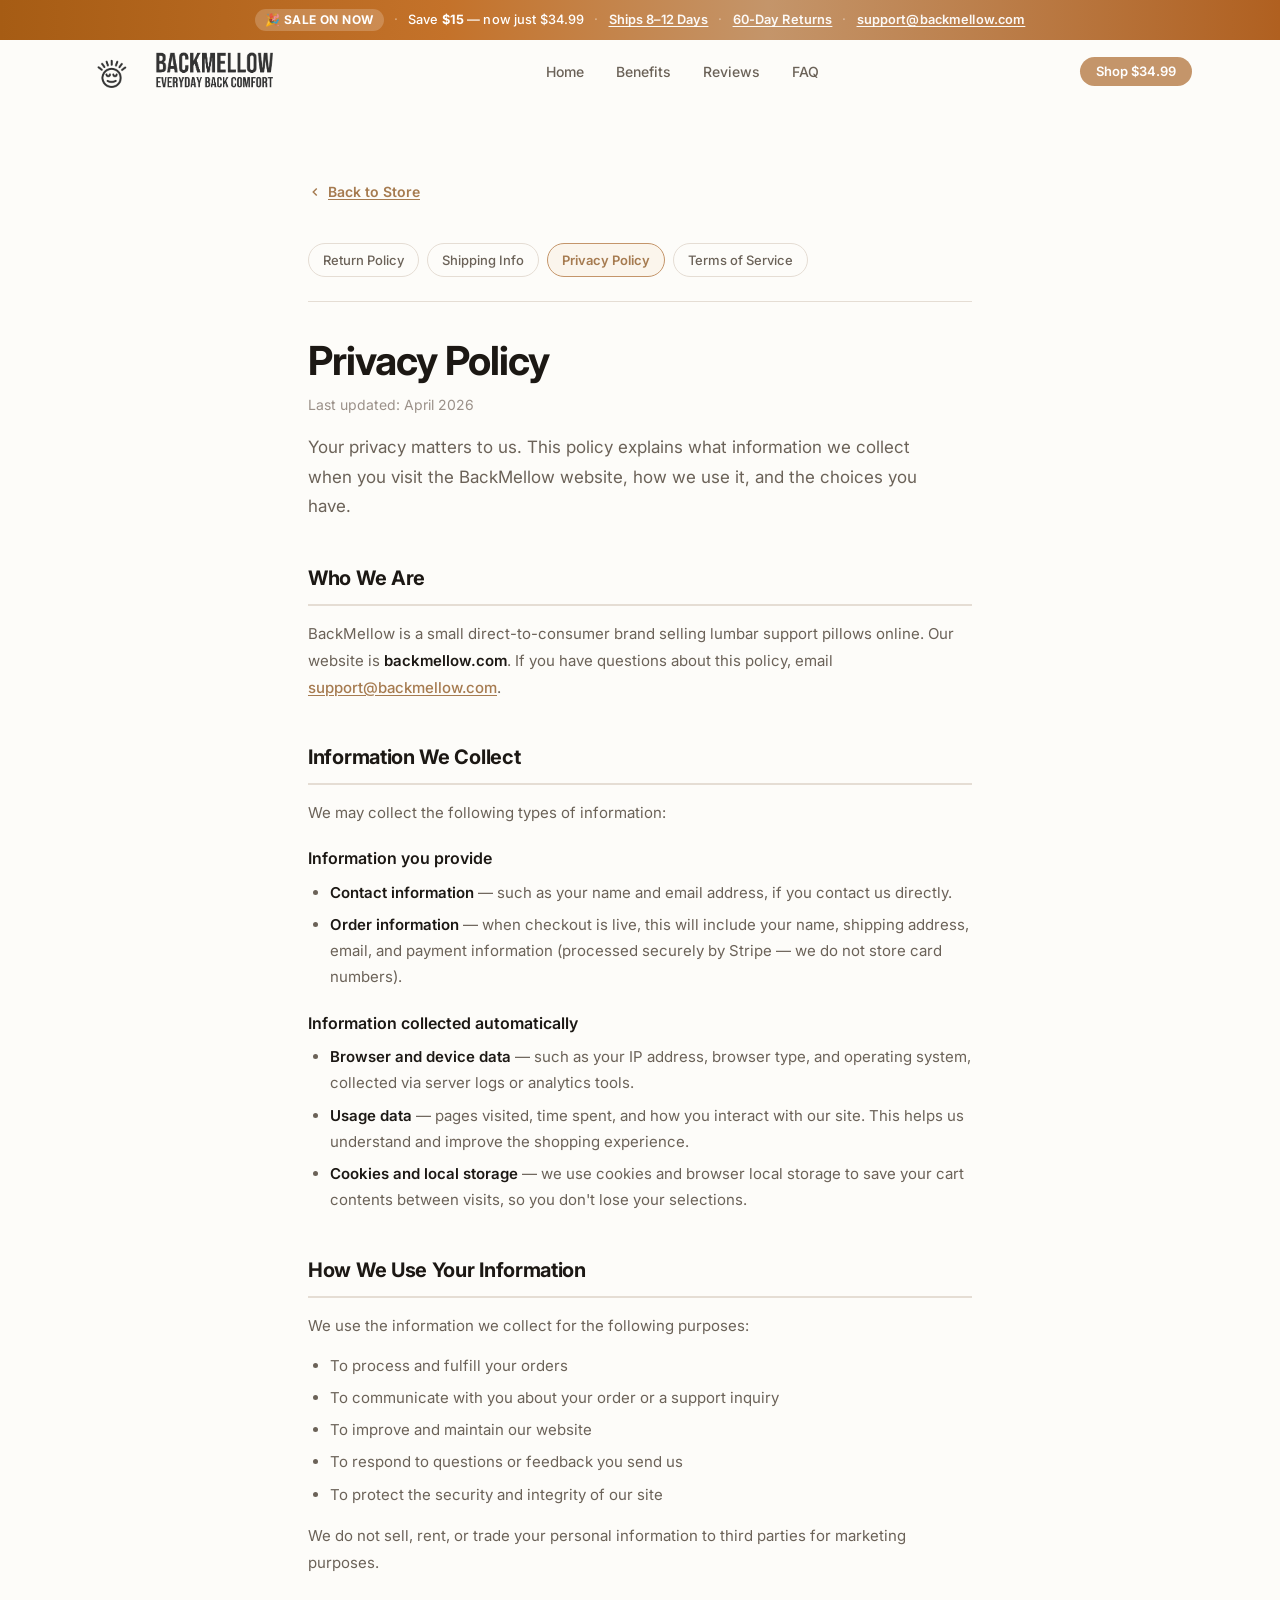
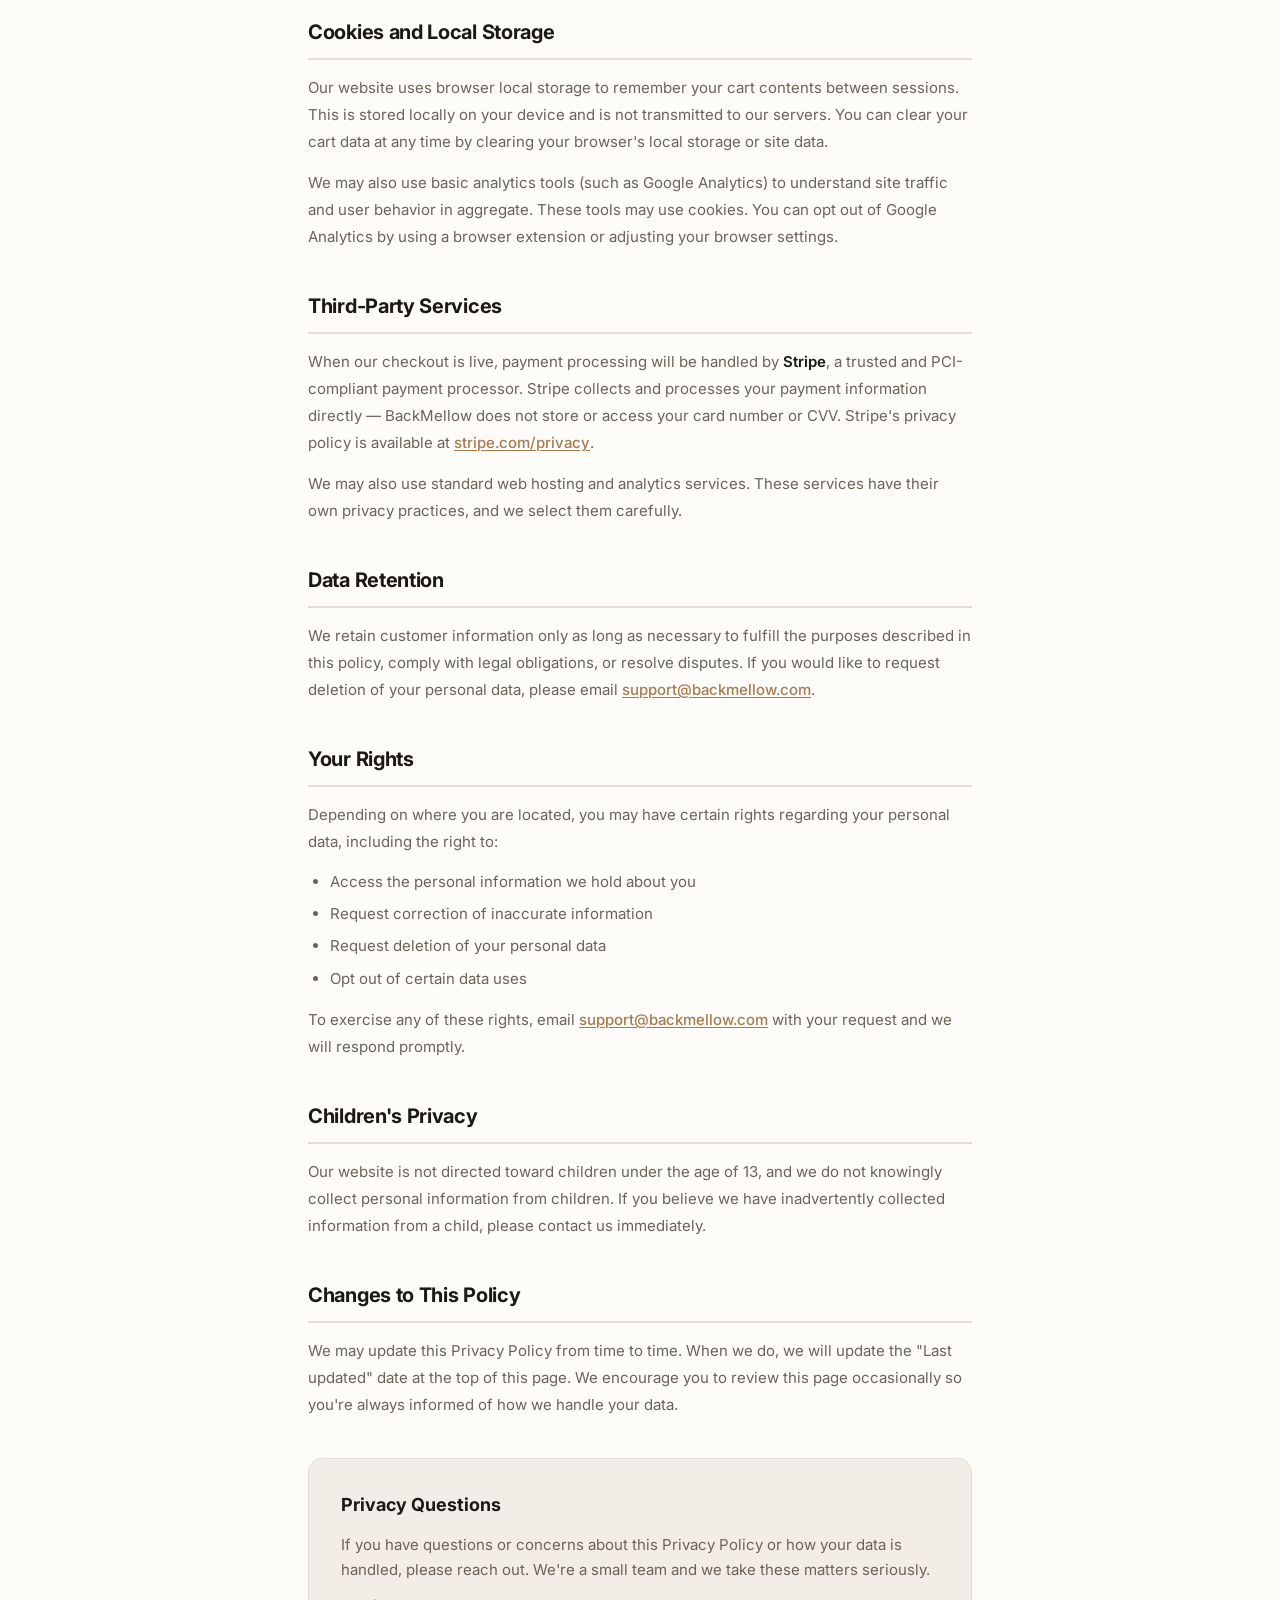
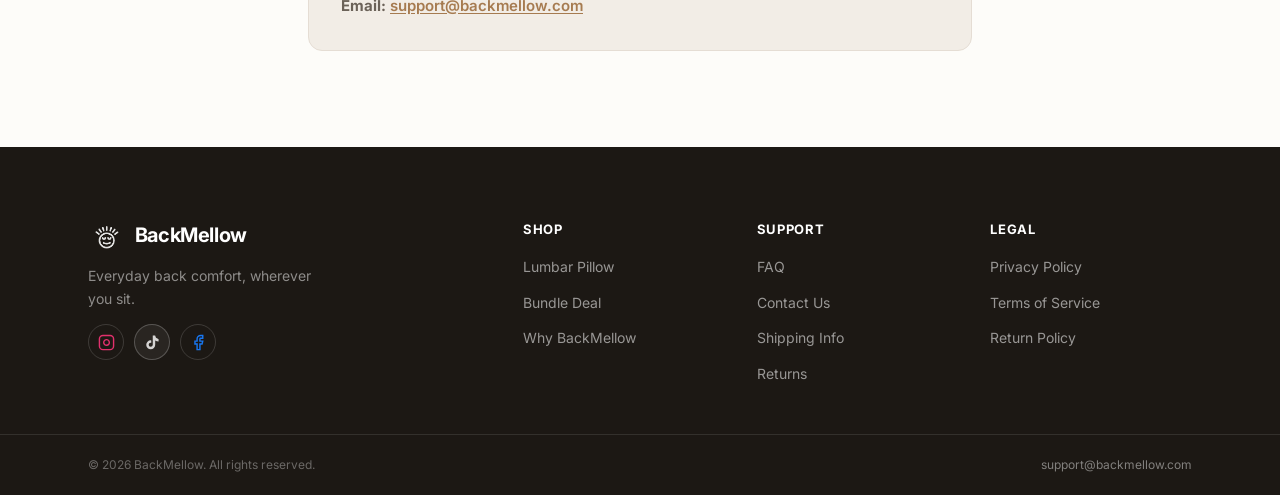
<file: privacy.html>
<!DOCTYPE html>
<html lang="en">
<head>
  <meta charset="UTF-8" />
  <meta name="viewport" content="width=device-width, initial-scale=1.0" />
  <meta name="description" content="BackMellow Privacy Policy — how we collect, use, and protect your information." />
  <title>Privacy Policy — BackMellow</title>
  <!-- Favicons -->
  <link rel="icon" type="image/png" sizes="96x96" href="favicon-package/favicon-96x96.png" />
  <link rel="icon" href="favicon-package/favicon.svg" type="image/svg+xml" sizes="any" />
  <link rel="icon" href="favicon-package/favicon.ico" />
  <meta name="theme-color" content="#ffffff" media="(prefers-color-scheme: light)" />
  <meta name="theme-color" content="#0f172a" media="(prefers-color-scheme: dark)" />
  <link rel="preconnect" href="https://fonts.googleapis.com" />
  <link rel="preconnect" href="https://fonts.gstatic.com" crossorigin />
  <link href="https://fonts.googleapis.com/css2?family=Inter:wght@300;400;500;600;700&display=swap" rel="stylesheet" />
  <link rel="stylesheet" href="css/styles.css" />
  <link rel="stylesheet" href="css/policy.css" />

  <!-- Umami Analytics -->
  <script defer src="https://stats.backmellow.com/script.js" data-website-id="3e52b33f-1c4e-41af-88b2-97aa6b0212a3"></script>
</head>
<body>

  <!-- =====================================================================
       ANNOUNCEMENT BAR
  ====================================================================== -->
  <div class="announcement-bar" role="region" aria-label="Sale and store info">
    <div class="container announcement-inner">
      <span class="ann-tag">🎉 Sale On Now</span>
      <span class="ann-sep">·</span>
      <span>Save <strong>$15</strong> — now just $34.99</span>
      <span class="ann-sep">·</span>
      <a href="shipping.html">Ships 8–12 Days</a>
      <span class="ann-sep">·</span>
      <a href="returns.html">60-Day Returns</a>
      <span class="ann-sep">·</span>
      <a href="mailto:support@backmellow.com">support@backmellow.com</a>
    </div>
  </div>

  <!-- =====================================================================
       HEADER
  ====================================================================== -->
  <header class="site-header" id="site-header">
    <div class="container header-inner">

      <a href="index.html" class="logo" aria-label="BackMellow — Home">
        <span class="logo-mark" aria-hidden="true">
          <img src="Logo.png" alt="" class="logo-icon-img" />
        </span>
        <img src="Logo_Text.png" alt="BackMellow" class="logo-text-img" />
      </a>

      <nav class="main-nav" aria-label="Main navigation">
        <ul class="nav-list" role="list">
          <li><a href="index.html" class="nav-link">Home</a></li>
          <li><a href="index.html#benefits" class="nav-link">Benefits</a></li>
          <li><a href="index.html#reviews" class="nav-link">Reviews</a></li>
          <li><a href="index.html#faq" class="nav-link">FAQ</a></li>
        </ul>
      </nav>

      <div class="header-actions">
        <a href="index.html#shop" class="header-shop-link btn btn-accent-sm">Shop $34.99</a>
      </div>

    </div>
  </header>

  <!-- =====================================================================
       MAIN CONTENT
  ====================================================================== -->
  <main class="policy-main">
    <div class="container policy-container">

      <!-- Breadcrumb -->
      <nav class="policy-breadcrumb" aria-label="Breadcrumb">
        <a href="index.html">
          <svg width="14" height="14" viewBox="0 0 24 24" fill="none" stroke="currentColor" stroke-width="2.5" aria-hidden="true"><polyline points="15 18 9 12 15 6"/></svg>
          Back to Store
        </a>
      </nav>

      <!-- Policy nav -->
      <nav class="policy-nav-bar" aria-label="Policy pages">
        <a href="returns.html">Return Policy</a>
        <a href="shipping.html">Shipping Info</a>
        <a href="privacy.html" class="current">Privacy Policy</a>
        <a href="terms.html">Terms of Service</a>
      </nav>

      <!-- Page header -->
      <div class="policy-page-header">
        <h1>Privacy Policy</h1>
        <p class="policy-effective">Last updated: April 2026</p>
        <p class="policy-intro">Your privacy matters to us. This policy explains what information we collect when you visit the BackMellow website, how we use it, and the choices you have.</p>
      </div>

      <!-- Section: Who we are -->
      <div class="policy-section">
        <h2>Who We Are</h2>
        <p>BackMellow is a small direct-to-consumer brand selling lumbar support pillows online. Our website is <strong>backmellow.com</strong>. If you have questions about this policy, email <a href="mailto:support@backmellow.com">support@backmellow.com</a>.</p>
      </div>

      <!-- Section: What we collect -->
      <div class="policy-section">
        <h2>Information We Collect</h2>
        <p>We may collect the following types of information:</p>

        <h3>Information you provide</h3>
        <ul>
          <li><strong>Contact information</strong> — such as your name and email address, if you contact us directly.</li>
          <li><strong>Order information</strong> — when checkout is live, this will include your name, shipping address, email, and payment information (processed securely by Stripe — we do not store card numbers).</li>
        </ul>

        <h3>Information collected automatically</h3>
        <ul>
          <li><strong>Browser and device data</strong> — such as your IP address, browser type, and operating system, collected via server logs or analytics tools.</li>
          <li><strong>Usage data</strong> — pages visited, time spent, and how you interact with our site. This helps us understand and improve the shopping experience.</li>
          <li><strong>Cookies and local storage</strong> — we use cookies and browser local storage to save your cart contents between visits, so you don't lose your selections.</li>
        </ul>
      </div>

      <!-- Section: How we use your info -->
      <div class="policy-section">
        <h2>How We Use Your Information</h2>
        <p>We use the information we collect for the following purposes:</p>
        <ul>
          <li>To process and fulfill your orders</li>
          <li>To communicate with you about your order or a support inquiry</li>
          <li>To improve and maintain our website</li>
          <li>To respond to questions or feedback you send us</li>
          <li>To protect the security and integrity of our site</li>
        </ul>
        <p>We do not sell, rent, or trade your personal information to third parties for marketing purposes.</p>
      </div>

      <!-- Section: Cookies -->
      <div class="policy-section">
        <h2>Cookies and Local Storage</h2>
        <p>Our website uses browser local storage to remember your cart contents between sessions. This is stored locally on your device and is not transmitted to our servers. You can clear your cart data at any time by clearing your browser's local storage or site data.</p>
        <p>We may also use basic analytics tools (such as Google Analytics) to understand site traffic and user behavior in aggregate. These tools may use cookies. You can opt out of Google Analytics by using a browser extension or adjusting your browser settings.</p>
      </div>

      <!-- Section: Third-party services -->
      <div class="policy-section">
        <h2>Third-Party Services</h2>
        <p>When our checkout is live, payment processing will be handled by <strong>Stripe</strong>, a trusted and PCI-compliant payment processor. Stripe collects and processes your payment information directly — BackMellow does not store or access your card number or CVV. Stripe's privacy policy is available at <a href="https://stripe.com/privacy" rel="noopener noreferrer" target="_blank">stripe.com/privacy</a>.</p>
        <p>We may also use standard web hosting and analytics services. These services have their own privacy practices, and we select them carefully.</p>
      </div>

      <!-- Section: Data retention -->
      <div class="policy-section">
        <h2>Data Retention</h2>
        <p>We retain customer information only as long as necessary to fulfill the purposes described in this policy, comply with legal obligations, or resolve disputes. If you would like to request deletion of your personal data, please email <a href="mailto:support@backmellow.com">support@backmellow.com</a>.</p>
      </div>

      <!-- Section: Your rights -->
      <div class="policy-section">
        <h2>Your Rights</h2>
        <p>Depending on where you are located, you may have certain rights regarding your personal data, including the right to:</p>
        <ul>
          <li>Access the personal information we hold about you</li>
          <li>Request correction of inaccurate information</li>
          <li>Request deletion of your personal data</li>
          <li>Opt out of certain data uses</li>
        </ul>
        <p>To exercise any of these rights, email <a href="mailto:support@backmellow.com">support@backmellow.com</a> with your request and we will respond promptly.</p>
      </div>

      <!-- Section: Children -->
      <div class="policy-section">
        <h2>Children's Privacy</h2>
        <p>Our website is not directed toward children under the age of 13, and we do not knowingly collect personal information from children. If you believe we have inadvertently collected information from a child, please contact us immediately.</p>
      </div>

      <!-- Section: Changes -->
      <div class="policy-section">
        <h2>Changes to This Policy</h2>
        <p>We may update this Privacy Policy from time to time. When we do, we will update the "Last updated" date at the top of this page. We encourage you to review this page occasionally so you're always informed of how we handle your data.</p>
      </div>

      <!-- Contact block -->
      <div class="policy-contact-block">
        <h2>Privacy Questions</h2>
        <p>If you have questions or concerns about this Privacy Policy or how your data is handled, please reach out. We're a small team and we take these matters seriously.</p>
        <p><strong>Email:</strong> <a href="mailto:support@backmellow.com">support@backmellow.com</a></p>
      </div>

    </div>
  </main>

  <!-- =====================================================================
       FOOTER
  ====================================================================== -->
  <footer class="site-footer">
    <div class="container footer-inner">

      <div class="footer-brand">
        <a href="index.html" class="footer-logo" aria-label="BackMellow — Home">
          <img src="Logo.png" alt="" class="footer-logo-icon" aria-hidden="true" />
          BackMellow
        </a>
        <p class="footer-tagline">Everyday back comfort, wherever you sit.</p>
        <div class="footer-socials" aria-label="Social media links">
          <a href="https://www.instagram.com/backmellowofficial/"
             class="social-icon social-icon-instagram"
             aria-label="Follow BackMellow on Instagram"
             target="_blank" rel="noopener noreferrer">
            <svg width="17" height="17" viewBox="0 0 24 24" fill="none" stroke="currentColor" stroke-width="2" aria-hidden="true">
              <rect x="2" y="2" width="20" height="20" rx="5" ry="5"/>
              <path d="M16 11.37A4 4 0 1 1 12.63 8 4 4 0 0 1 16 11.37z"/>
              <line x1="17.5" y1="6.5" x2="17.51" y2="6.5"/>
            </svg>
          </a>
          <a href="https://www.tiktok.com/@backmellow8?is_from_webapp=1&amp;sender_device=pc"
             class="social-icon social-icon-tiktok"
             aria-label="Follow BackMellow on TikTok"
             target="_blank" rel="noopener noreferrer">
            <svg width="17" height="17" viewBox="0 0 24 24" fill="currentColor" aria-hidden="true">
              <path d="M19.59 6.69a4.83 4.83 0 0 1-3.77-4.25V2h-3.45v13.67a2.89 2.89 0 0 1-2.88 2.5 2.89 2.89 0 0 1-2.89-2.89 2.89 2.89 0 0 1 2.89-2.89c.28 0 .54.04.79.1V9.01a6.27 6.27 0 0 0-.79-.05 6.34 6.34 0 0 0-6.34 6.34 6.34 6.34 0 0 0 6.34 6.34 6.34 6.34 0 0 0 6.33-6.34V9.21a8.16 8.16 0 0 0 4.77 1.52V7.28a4.85 4.85 0 0 1-1-.59z"/>
            </svg>
          </a>
          <a href="https://www.facebook.com/profile.php?id=61573472469023"
             class="social-icon social-icon-facebook"
             aria-label="Follow BackMellow on Facebook"
             target="_blank" rel="noopener noreferrer">
            <svg width="17" height="17" viewBox="0 0 24 24" fill="none" stroke="currentColor" stroke-width="2" aria-hidden="true">
              <path d="M18 2h-3a5 5 0 0 0-5 5v3H7v4h3v8h4v-8h3l1-4h-4V7a1 1 0 0 1 1-1h3z"/>
            </svg>
          </a>
        </div>
      </div>

      <div class="footer-col">
        <h4 class="footer-col-title">Shop</h4>
        <ul>
          <li><a href="index.html#shop">Lumbar Pillow</a></li>
          <li><a href="index.html#shop">Bundle Deal</a></li>
          <li><a href="index.html#benefits">Why BackMellow</a></li>
        </ul>
      </div>

      <div class="footer-col">
        <h4 class="footer-col-title">Support</h4>
        <ul>
          <li><a href="index.html#faq">FAQ</a></li>
          <li><a href="mailto:support@backmellow.com">Contact Us</a></li>
          <li><a href="shipping.html">Shipping Info</a></li>
          <li><a href="returns.html">Returns</a></li>
        </ul>
      </div>

      <div class="footer-col">
        <h4 class="footer-col-title">Legal</h4>
        <ul>
          <li><a href="privacy.html">Privacy Policy</a></li>
          <li><a href="terms.html">Terms of Service</a></li>
          <li><a href="returns.html">Return Policy</a></li>
        </ul>
      </div>

    </div>

    <div class="footer-bottom">
      <div class="container footer-bottom-inner">
        <p>&copy; 2026 BackMellow. All rights reserved.</p>
        <a href="mailto:support@backmellow.com" class="footer-email">support@backmellow.com</a>
      </div>
    </div>
  </footer>

  <script src="js/analytics.js"></script>
  <script>
    const header = document.getElementById('site-header');
    window.addEventListener('scroll', () => {
      header?.classList.toggle('scrolled', window.scrollY > 16);
    }, { passive: true });
  </script>

</body>
</html>
</file>
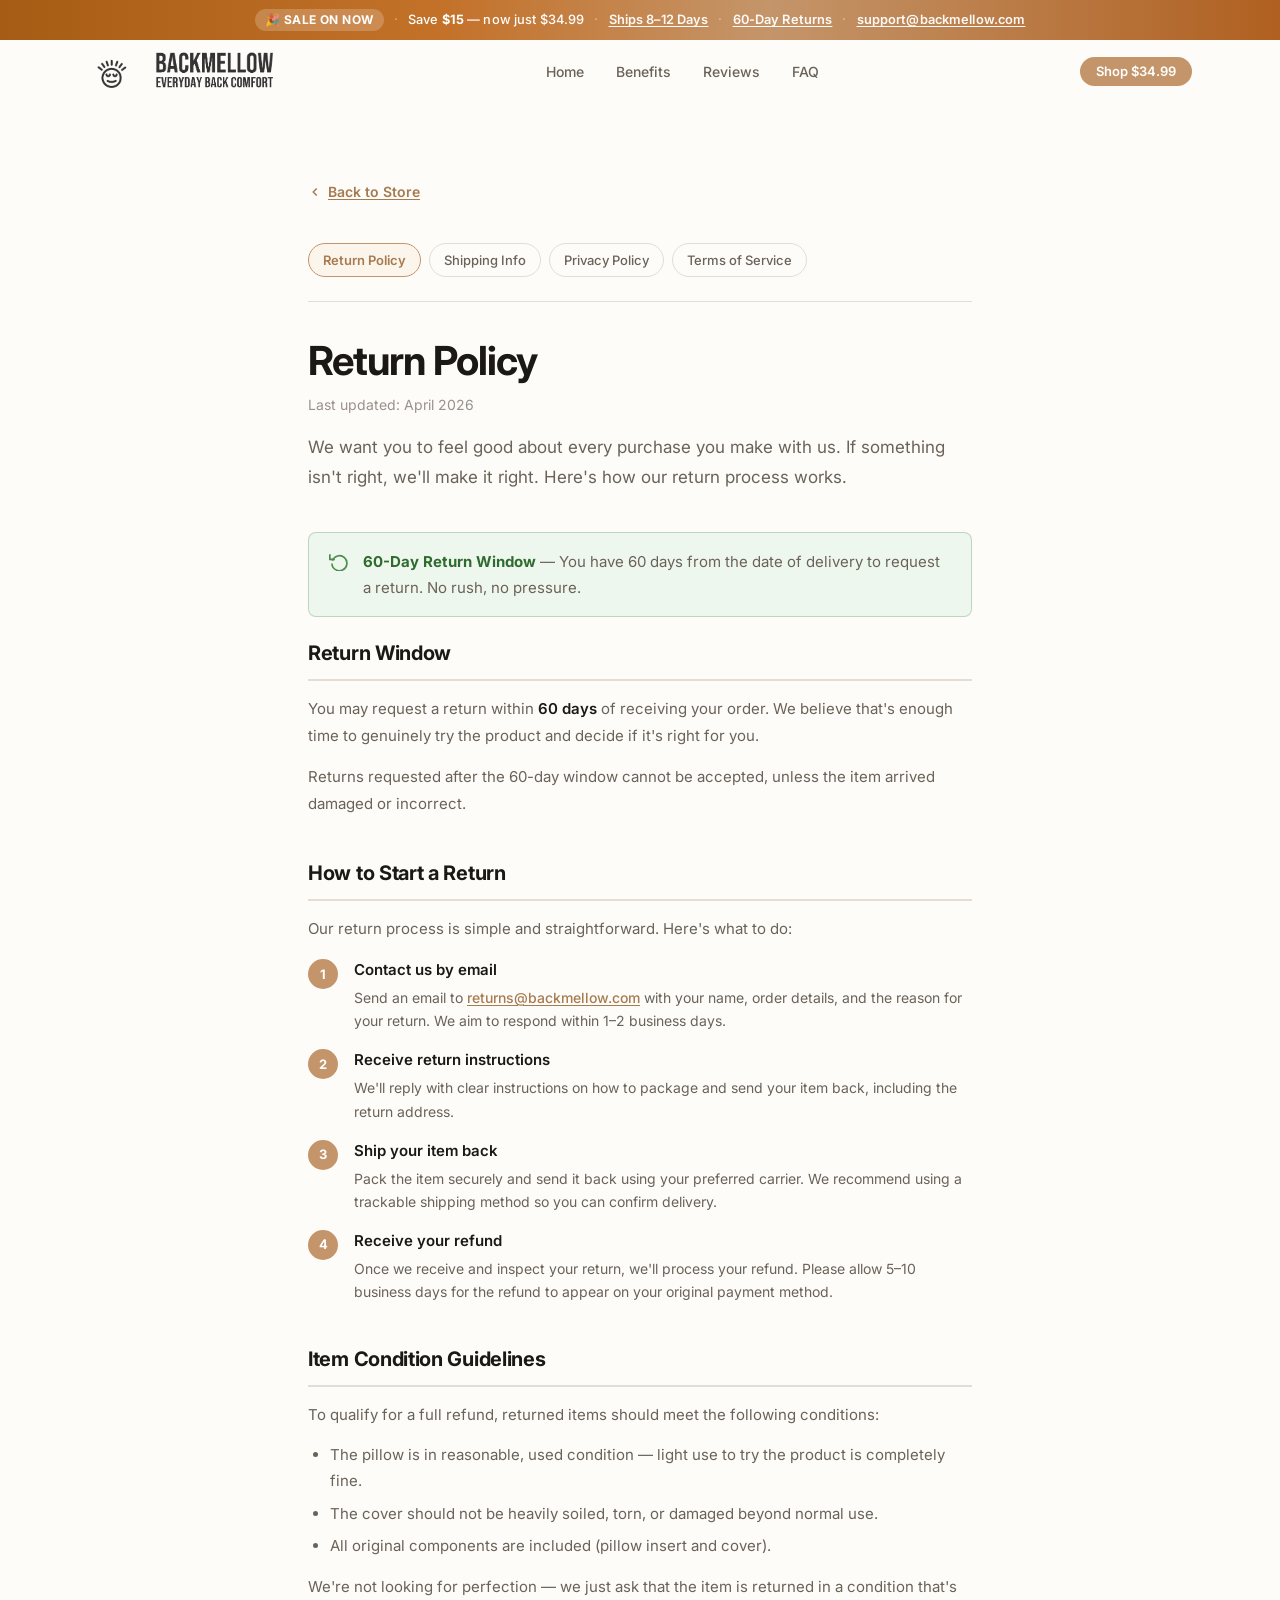
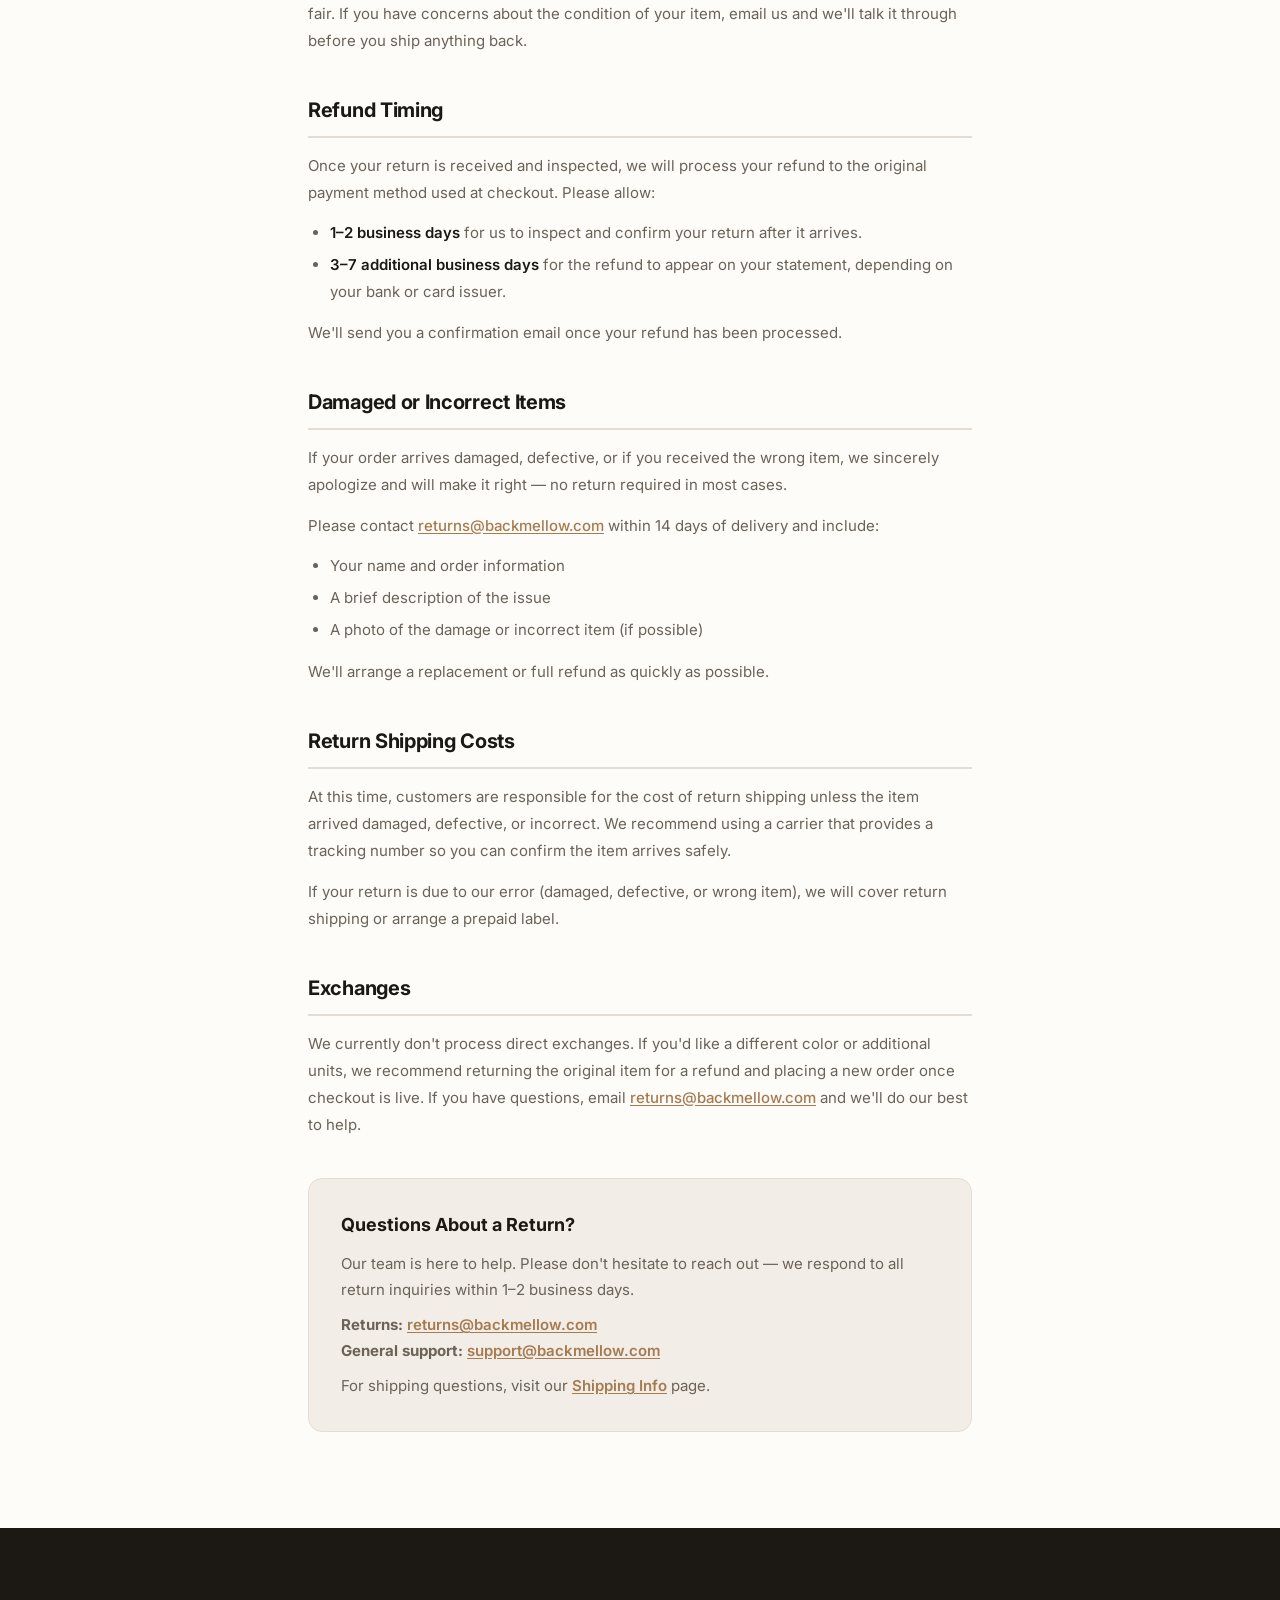
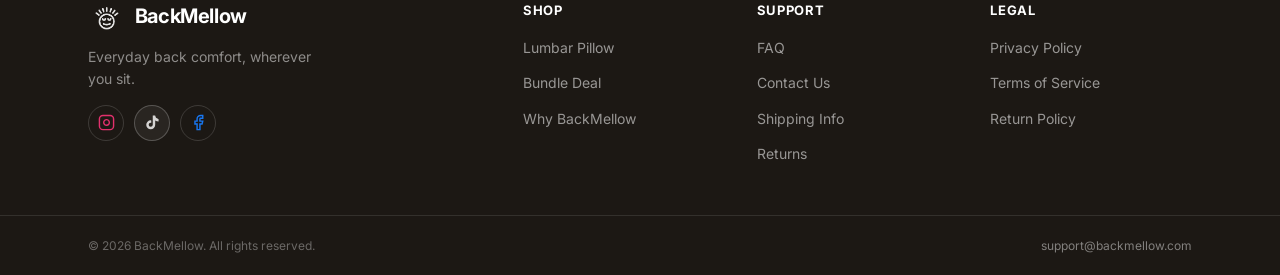
<file: returns.html>
<!DOCTYPE html>
<html lang="en">
<head>
  <meta charset="UTF-8" />
  <meta name="viewport" content="width=device-width, initial-scale=1.0" />
  <meta name="description" content="BackMellow Return Policy — 60-day returns, easy process, fair conditions." />
  <title>Return Policy — BackMellow</title>
  <!-- Favicons -->
  <link rel="icon" type="image/png" sizes="96x96" href="favicon-package/favicon-96x96.png" />
  <link rel="icon" href="favicon-package/favicon.svg" type="image/svg+xml" sizes="any" />
  <link rel="icon" href="favicon-package/favicon.ico" />
  <meta name="theme-color" content="#ffffff" media="(prefers-color-scheme: light)" />
  <meta name="theme-color" content="#0f172a" media="(prefers-color-scheme: dark)" />
  <link rel="preconnect" href="https://fonts.googleapis.com" />
  <link rel="preconnect" href="https://fonts.gstatic.com" crossorigin />
  <link href="https://fonts.googleapis.com/css2?family=Inter:wght@300;400;500;600;700&display=swap" rel="stylesheet" />
  <link rel="stylesheet" href="css/styles.css" />
  <link rel="stylesheet" href="css/policy.css" />

  <!-- Umami Analytics -->
  <script defer src="https://stats.backmellow.com/script.js" data-website-id="3e52b33f-1c4e-41af-88b2-97aa6b0212a3"></script>
</head>
<body>

  <!-- =====================================================================
       ANNOUNCEMENT BAR
  ====================================================================== -->
  <div class="announcement-bar" role="region" aria-label="Sale and store info">
    <div class="container announcement-inner">
      <span class="ann-tag">🎉 Sale On Now</span>
      <span class="ann-sep">·</span>
      <span>Save <strong>$15</strong> — now just $34.99</span>
      <span class="ann-sep">·</span>
      <a href="shipping.html">Ships 8–12 Days</a>
      <span class="ann-sep">·</span>
      <a href="returns.html">60-Day Returns</a>
      <span class="ann-sep">·</span>
      <a href="mailto:support@backmellow.com">support@backmellow.com</a>
    </div>
  </div>

  <!-- =====================================================================
       HEADER
  ====================================================================== -->
  <header class="site-header" id="site-header">
    <div class="container header-inner">

      <a href="index.html" class="logo" aria-label="BackMellow — Home">
        <span class="logo-mark" aria-hidden="true">
          <img src="Logo.png" alt="" class="logo-icon-img" />
        </span>
        <img src="Logo_Text.png" alt="BackMellow" class="logo-text-img" />
      </a>

      <nav class="main-nav" aria-label="Main navigation">
        <ul class="nav-list" role="list">
          <li><a href="index.html" class="nav-link">Home</a></li>
          <li><a href="index.html#benefits" class="nav-link">Benefits</a></li>
          <li><a href="index.html#reviews" class="nav-link">Reviews</a></li>
          <li><a href="index.html#faq" class="nav-link">FAQ</a></li>
        </ul>
      </nav>

      <div class="header-actions">
        <a href="index.html#shop" class="header-shop-link btn btn-accent-sm">Shop $34.99</a>
      </div>

    </div>
  </header>

  <!-- =====================================================================
       MAIN CONTENT
  ====================================================================== -->
  <main class="policy-main">
    <div class="container policy-container">

      <!-- Breadcrumb -->
      <nav class="policy-breadcrumb" aria-label="Breadcrumb">
        <a href="index.html">
          <svg width="14" height="14" viewBox="0 0 24 24" fill="none" stroke="currentColor" stroke-width="2.5" aria-hidden="true"><polyline points="15 18 9 12 15 6"/></svg>
          Back to Store
        </a>
      </nav>

      <!-- Policy nav -->
      <nav class="policy-nav-bar" aria-label="Policy pages">
        <a href="returns.html" class="current">Return Policy</a>
        <a href="shipping.html">Shipping Info</a>
        <a href="privacy.html">Privacy Policy</a>
        <a href="terms.html">Terms of Service</a>
      </nav>

      <!-- Page header -->
      <div class="policy-page-header">
        <h1>Return Policy</h1>
        <p class="policy-effective">Last updated: April 2026</p>
        <p class="policy-intro">We want you to feel good about every purchase you make with us. If something isn't right, we'll make it right. Here's how our return process works.</p>
      </div>

      <!-- Return window callout -->
      <div class="policy-callout success">
        <div class="policy-callout-icon" aria-hidden="true">
          <svg width="20" height="20" viewBox="0 0 24 24" fill="none" stroke="currentColor" stroke-width="2">
            <polyline points="1 4 1 10 7 10"/><path d="M3.51 15a9 9 0 1 0 .49-3.28"/>
          </svg>
        </div>
        <div class="policy-callout-body">
          <strong>60-Day Return Window</strong> — You have 60 days from the date of delivery to request a return. No rush, no pressure.
        </div>
      </div>

      <!-- Section: Return window -->
      <div class="policy-section">
        <h2>Return Window</h2>
        <p>You may request a return within <strong>60 days</strong> of receiving your order. We believe that's enough time to genuinely try the product and decide if it's right for you.</p>
        <p>Returns requested after the 60-day window cannot be accepted, unless the item arrived damaged or incorrect.</p>
      </div>

      <!-- Section: How to start -->
      <div class="policy-section">
        <h2>How to Start a Return</h2>
        <p>Our return process is simple and straightforward. Here's what to do:</p>

        <div class="policy-steps">
          <div class="policy-step">
            <div class="policy-step-num">1</div>
            <div class="policy-step-body">
              <strong>Contact us by email</strong>
              <p>Send an email to <a href="mailto:returns@backmellow.com">returns@backmellow.com</a> with your name, order details, and the reason for your return. We aim to respond within 1–2 business days.</p>
            </div>
          </div>
          <div class="policy-step">
            <div class="policy-step-num">2</div>
            <div class="policy-step-body">
              <strong>Receive return instructions</strong>
              <p>We'll reply with clear instructions on how to package and send your item back, including the return address.</p>
            </div>
          </div>
          <div class="policy-step">
            <div class="policy-step-num">3</div>
            <div class="policy-step-body">
              <strong>Ship your item back</strong>
              <p>Pack the item securely and send it back using your preferred carrier. We recommend using a trackable shipping method so you can confirm delivery.</p>
            </div>
          </div>
          <div class="policy-step">
            <div class="policy-step-num">4</div>
            <div class="policy-step-body">
              <strong>Receive your refund</strong>
              <p>Once we receive and inspect your return, we'll process your refund. Please allow 5–10 business days for the refund to appear on your original payment method.</p>
            </div>
          </div>
        </div>
      </div>

      <!-- Section: Condition guidelines -->
      <div class="policy-section">
        <h2>Item Condition Guidelines</h2>
        <p>To qualify for a full refund, returned items should meet the following conditions:</p>
        <ul>
          <li>The pillow is in reasonable, used condition — light use to try the product is completely fine.</li>
          <li>The cover should not be heavily soiled, torn, or damaged beyond normal use.</li>
          <li>All original components are included (pillow insert and cover).</li>
        </ul>
        <p>We're not looking for perfection — we just ask that the item is returned in a condition that's fair. If you have concerns about the condition of your item, email us and we'll talk it through before you ship anything back.</p>
      </div>

      <!-- Section: Refund timing -->
      <div class="policy-section">
        <h2>Refund Timing</h2>
        <p>Once your return is received and inspected, we will process your refund to the original payment method used at checkout. Please allow:</p>
        <ul>
          <li><strong>1–2 business days</strong> for us to inspect and confirm your return after it arrives.</li>
          <li><strong>3–7 additional business days</strong> for the refund to appear on your statement, depending on your bank or card issuer.</li>
        </ul>
        <p>We'll send you a confirmation email once your refund has been processed.</p>
      </div>

      <!-- Section: Damaged or incorrect items -->
      <div class="policy-section">
        <h2>Damaged or Incorrect Items</h2>
        <p>If your order arrives damaged, defective, or if you received the wrong item, we sincerely apologize and will make it right — no return required in most cases.</p>
        <p>Please contact <a href="mailto:returns@backmellow.com">returns@backmellow.com</a> within 14 days of delivery and include:</p>
        <ul>
          <li>Your name and order information</li>
          <li>A brief description of the issue</li>
          <li>A photo of the damage or incorrect item (if possible)</li>
        </ul>
        <p>We'll arrange a replacement or full refund as quickly as possible.</p>
      </div>

      <!-- Section: Shipping costs -->
      <div class="policy-section">
        <h2>Return Shipping Costs</h2>
        <p>At this time, customers are responsible for the cost of return shipping unless the item arrived damaged, defective, or incorrect. We recommend using a carrier that provides a tracking number so you can confirm the item arrives safely.</p>
        <p>If your return is due to our error (damaged, defective, or wrong item), we will cover return shipping or arrange a prepaid label.</p>
      </div>

      <!-- Section: Exchanges -->
      <div class="policy-section">
        <h2>Exchanges</h2>
        <p>We currently don't process direct exchanges. If you'd like a different color or additional units, we recommend returning the original item for a refund and placing a new order once checkout is live. If you have questions, email <a href="mailto:returns@backmellow.com">returns@backmellow.com</a> and we'll do our best to help.</p>
      </div>

      <!-- Contact block -->
      <div class="policy-contact-block">
        <h2>Questions About a Return?</h2>
        <p>Our team is here to help. Please don't hesitate to reach out — we respond to all return inquiries within 1–2 business days.</p>
        <p>
          <strong>Returns:</strong> <a href="mailto:returns@backmellow.com">returns@backmellow.com</a><br>
          <strong>General support:</strong> <a href="mailto:support@backmellow.com">support@backmellow.com</a>
        </p>
        <p>For shipping questions, visit our <a href="shipping.html">Shipping Info</a> page.</p>
      </div>

    </div>
  </main>

  <!-- =====================================================================
       FOOTER
  ====================================================================== -->
  <footer class="site-footer">
    <div class="container footer-inner">

      <div class="footer-brand">
        <a href="index.html" class="footer-logo" aria-label="BackMellow — Home">
          <img src="Logo.png" alt="" class="footer-logo-icon" aria-hidden="true" />
          BackMellow
        </a>
        <p class="footer-tagline">Everyday back comfort, wherever you sit.</p>
        <div class="footer-socials" aria-label="Social media links">
          <a href="https://www.instagram.com/backmellowofficial/"
             class="social-icon social-icon-instagram"
             aria-label="Follow BackMellow on Instagram"
             target="_blank" rel="noopener noreferrer">
            <svg width="17" height="17" viewBox="0 0 24 24" fill="none" stroke="currentColor" stroke-width="2" aria-hidden="true">
              <rect x="2" y="2" width="20" height="20" rx="5" ry="5"/>
              <path d="M16 11.37A4 4 0 1 1 12.63 8 4 4 0 0 1 16 11.37z"/>
              <line x1="17.5" y1="6.5" x2="17.51" y2="6.5"/>
            </svg>
          </a>
          <a href="https://www.tiktok.com/@backmellow8?is_from_webapp=1&amp;sender_device=pc"
             class="social-icon social-icon-tiktok"
             aria-label="Follow BackMellow on TikTok"
             target="_blank" rel="noopener noreferrer">
            <svg width="17" height="17" viewBox="0 0 24 24" fill="currentColor" aria-hidden="true">
              <path d="M19.59 6.69a4.83 4.83 0 0 1-3.77-4.25V2h-3.45v13.67a2.89 2.89 0 0 1-2.88 2.5 2.89 2.89 0 0 1-2.89-2.89 2.89 2.89 0 0 1 2.89-2.89c.28 0 .54.04.79.1V9.01a6.27 6.27 0 0 0-.79-.05 6.34 6.34 0 0 0-6.34 6.34 6.34 6.34 0 0 0 6.34 6.34 6.34 6.34 0 0 0 6.33-6.34V9.21a8.16 8.16 0 0 0 4.77 1.52V7.28a4.85 4.85 0 0 1-1-.59z"/>
            </svg>
          </a>
          <a href="https://www.facebook.com/profile.php?id=61573472469023"
             class="social-icon social-icon-facebook"
             aria-label="Follow BackMellow on Facebook"
             target="_blank" rel="noopener noreferrer">
            <svg width="17" height="17" viewBox="0 0 24 24" fill="none" stroke="currentColor" stroke-width="2" aria-hidden="true">
              <path d="M18 2h-3a5 5 0 0 0-5 5v3H7v4h3v8h4v-8h3l1-4h-4V7a1 1 0 0 1 1-1h3z"/>
            </svg>
          </a>
        </div>
      </div>

      <div class="footer-col">
        <h4 class="footer-col-title">Shop</h4>
        <ul>
          <li><a href="index.html#shop">Lumbar Pillow</a></li>
          <li><a href="index.html#shop">Bundle Deal</a></li>
          <li><a href="index.html#benefits">Why BackMellow</a></li>
        </ul>
      </div>

      <div class="footer-col">
        <h4 class="footer-col-title">Support</h4>
        <ul>
          <li><a href="index.html#faq">FAQ</a></li>
          <li><a href="mailto:support@backmellow.com">Contact Us</a></li>
          <li><a href="shipping.html">Shipping Info</a></li>
          <li><a href="returns.html">Returns</a></li>
        </ul>
      </div>

      <div class="footer-col">
        <h4 class="footer-col-title">Legal</h4>
        <ul>
          <li><a href="privacy.html">Privacy Policy</a></li>
          <li><a href="terms.html">Terms of Service</a></li>
          <li><a href="returns.html">Return Policy</a></li>
        </ul>
      </div>

    </div>

    <div class="footer-bottom">
      <div class="container footer-bottom-inner">
        <p>&copy; 2026 BackMellow. All rights reserved.</p>
        <a href="mailto:support@backmellow.com" class="footer-email">support@backmellow.com</a>
      </div>
    </div>
  </footer>

  <script src="js/analytics.js"></script>
  <script>
    const header = document.getElementById('site-header');
    window.addEventListener('scroll', () => {
      header?.classList.toggle('scrolled', window.scrollY > 16);
    }, { passive: true });
  </script>

</body>
</html>
</file>
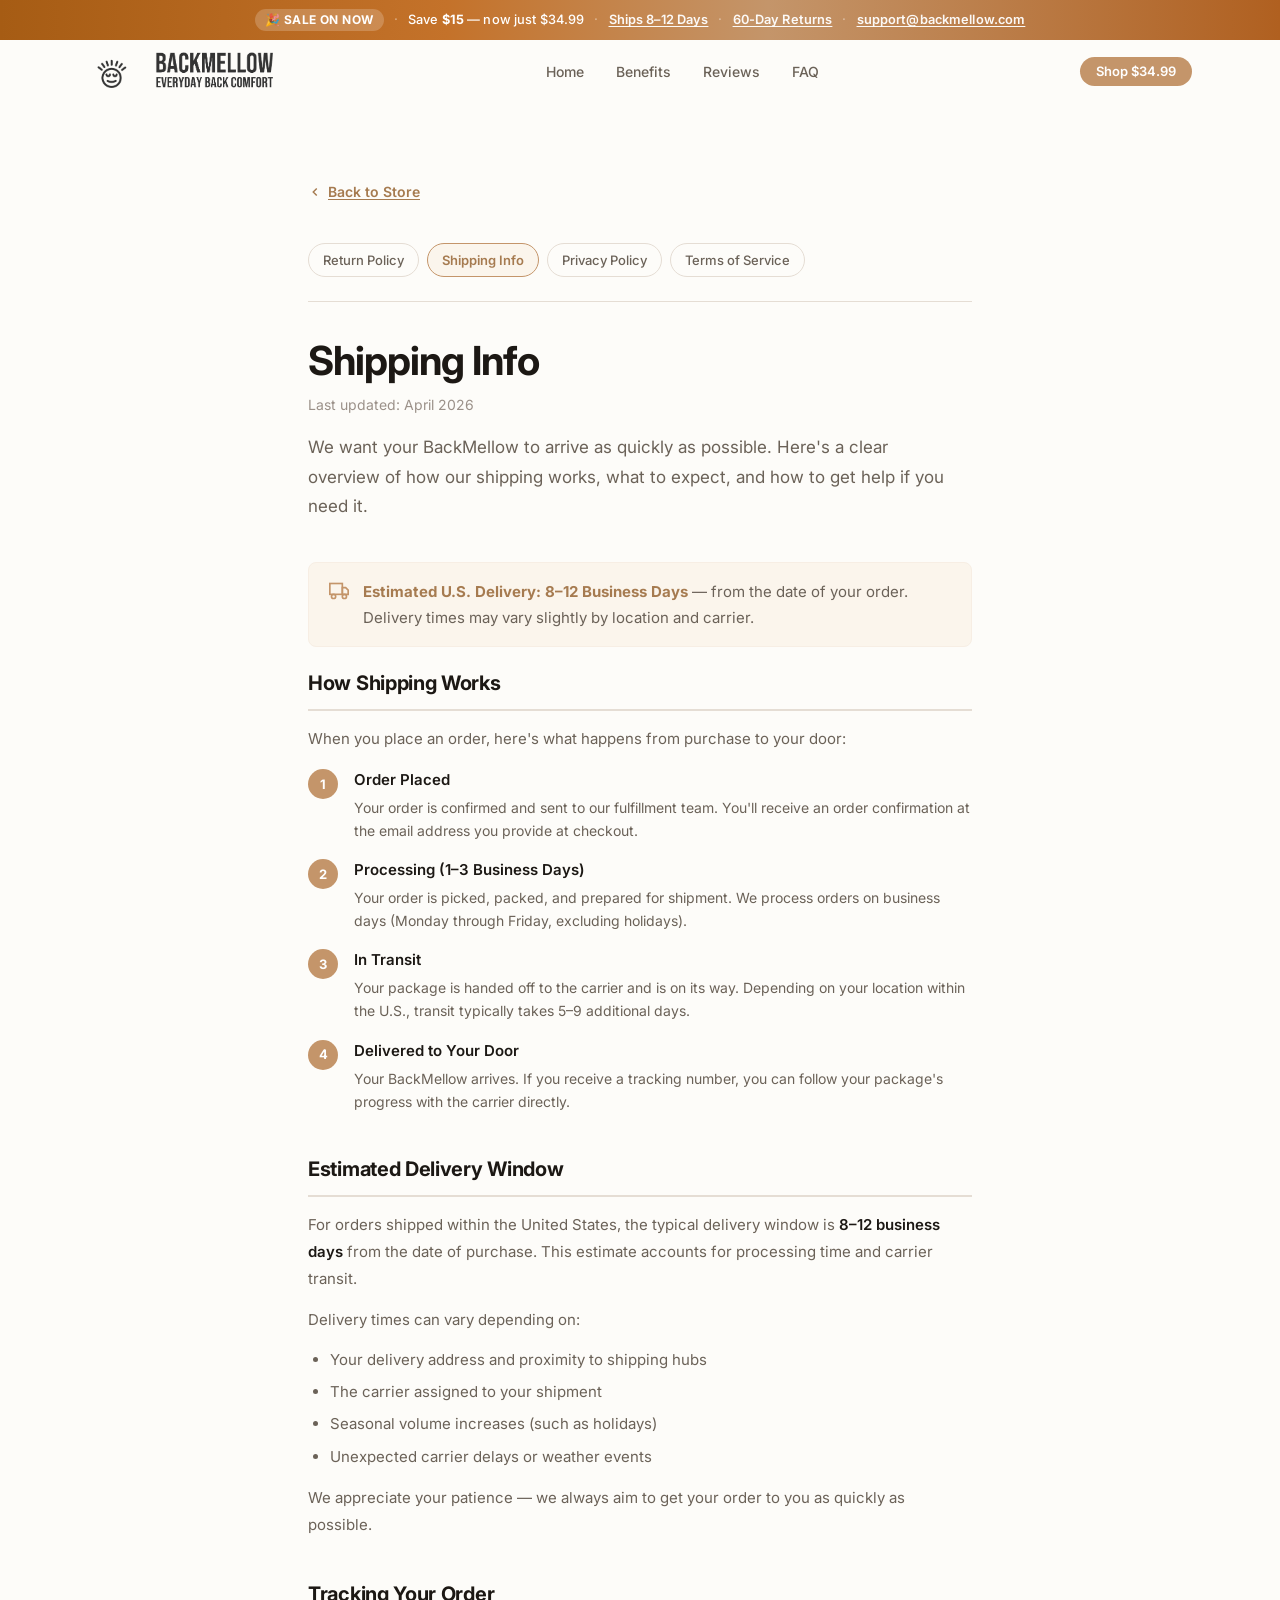
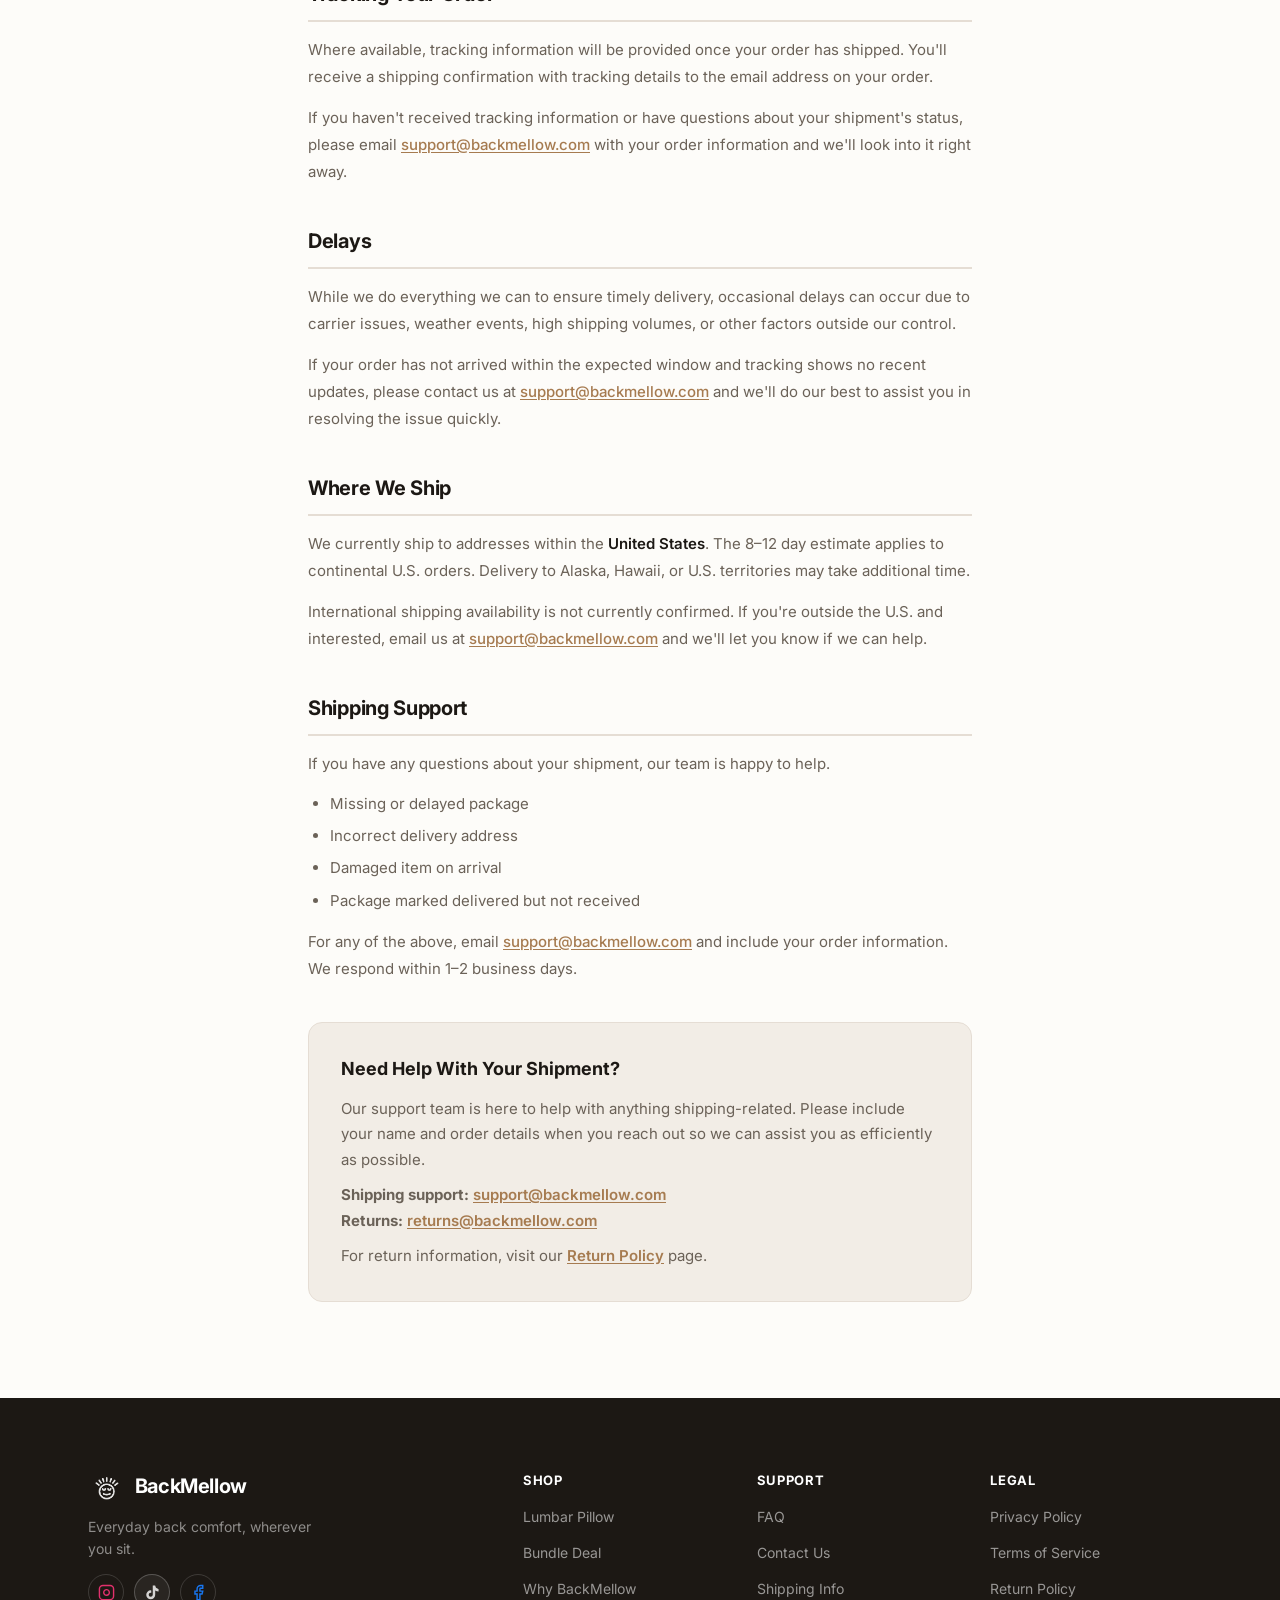
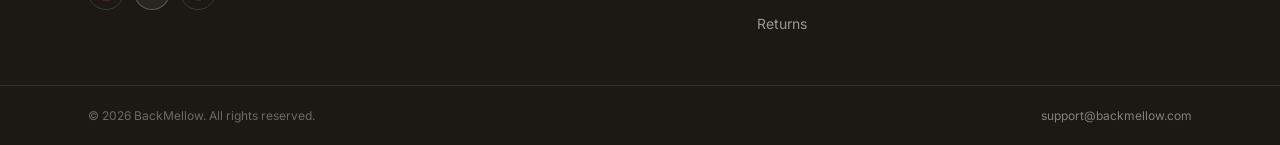
<file: shipping.html>
<!DOCTYPE html>
<html lang="en">
<head>
  <meta charset="UTF-8" />
  <meta name="viewport" content="width=device-width, initial-scale=1.0" />
  <meta name="description" content="BackMellow Shipping Info — U.S. orders ship in 8–12 days. Order processing, tracking, and support details." />
  <title>Shipping Info — BackMellow</title>
  <!-- Favicons -->
  <link rel="icon" type="image/png" sizes="96x96" href="favicon-package/favicon-96x96.png" />
  <link rel="icon" href="favicon-package/favicon.svg" type="image/svg+xml" sizes="any" />
  <link rel="icon" href="favicon-package/favicon.ico" />
  <meta name="theme-color" content="#ffffff" media="(prefers-color-scheme: light)" />
  <meta name="theme-color" content="#0f172a" media="(prefers-color-scheme: dark)" />
  <link rel="preconnect" href="https://fonts.googleapis.com" />
  <link rel="preconnect" href="https://fonts.gstatic.com" crossorigin />
  <link href="https://fonts.googleapis.com/css2?family=Inter:wght@300;400;500;600;700&display=swap" rel="stylesheet" />
  <link rel="stylesheet" href="css/styles.css" />
  <link rel="stylesheet" href="css/policy.css" />

  <!-- Umami Analytics -->
  <script defer src="https://stats.backmellow.com/script.js" data-website-id="3e52b33f-1c4e-41af-88b2-97aa6b0212a3"></script>
</head>
<body>

  <!-- =====================================================================
       ANNOUNCEMENT BAR
  ====================================================================== -->
  <div class="announcement-bar" role="region" aria-label="Sale and store info">
    <div class="container announcement-inner">
      <span class="ann-tag">🎉 Sale On Now</span>
      <span class="ann-sep">·</span>
      <span>Save <strong>$15</strong> — now just $34.99</span>
      <span class="ann-sep">·</span>
      <a href="shipping.html">Ships 8–12 Days</a>
      <span class="ann-sep">·</span>
      <a href="returns.html">60-Day Returns</a>
      <span class="ann-sep">·</span>
      <a href="mailto:support@backmellow.com">support@backmellow.com</a>
    </div>
  </div>

  <!-- =====================================================================
       HEADER
  ====================================================================== -->
  <header class="site-header" id="site-header">
    <div class="container header-inner">

      <a href="index.html" class="logo" aria-label="BackMellow — Home">
        <span class="logo-mark" aria-hidden="true">
          <img src="Logo.png" alt="" class="logo-icon-img" />
        </span>
        <img src="Logo_Text.png" alt="BackMellow" class="logo-text-img" />
      </a>

      <nav class="main-nav" aria-label="Main navigation">
        <ul class="nav-list" role="list">
          <li><a href="index.html" class="nav-link">Home</a></li>
          <li><a href="index.html#benefits" class="nav-link">Benefits</a></li>
          <li><a href="index.html#reviews" class="nav-link">Reviews</a></li>
          <li><a href="index.html#faq" class="nav-link">FAQ</a></li>
        </ul>
      </nav>

      <div class="header-actions">
        <a href="index.html#shop" class="header-shop-link btn btn-accent-sm">Shop $34.99</a>
      </div>

    </div>
  </header>

  <!-- =====================================================================
       MAIN CONTENT
  ====================================================================== -->
  <main class="policy-main">
    <div class="container policy-container">

      <!-- Breadcrumb -->
      <nav class="policy-breadcrumb" aria-label="Breadcrumb">
        <a href="index.html">
          <svg width="14" height="14" viewBox="0 0 24 24" fill="none" stroke="currentColor" stroke-width="2.5" aria-hidden="true"><polyline points="15 18 9 12 15 6"/></svg>
          Back to Store
        </a>
      </nav>

      <!-- Policy nav -->
      <nav class="policy-nav-bar" aria-label="Policy pages">
        <a href="returns.html">Return Policy</a>
        <a href="shipping.html" class="current">Shipping Info</a>
        <a href="privacy.html">Privacy Policy</a>
        <a href="terms.html">Terms of Service</a>
      </nav>

      <!-- Page header -->
      <div class="policy-page-header">
        <h1>Shipping Info</h1>
        <p class="policy-effective">Last updated: April 2026</p>
        <p class="policy-intro">We want your BackMellow to arrive as quickly as possible. Here's a clear overview of how our shipping works, what to expect, and how to get help if you need it.</p>
      </div>

      <!-- Shipping callout -->
      <div class="policy-callout">
        <div class="policy-callout-icon" aria-hidden="true">
          <svg width="20" height="20" viewBox="0 0 24 24" fill="none" stroke="currentColor" stroke-width="2">
            <rect x="1" y="3" width="15" height="13"/>
            <polygon points="16 8 20 8 23 11 23 16 16 16 16 8"/>
            <circle cx="5.5" cy="18.5" r="2.5"/><circle cx="18.5" cy="18.5" r="2.5"/>
          </svg>
        </div>
        <div class="policy-callout-body">
          <strong>Estimated U.S. Delivery: 8–12 Business Days</strong> — from the date of your order. Delivery times may vary slightly by location and carrier.
        </div>
      </div>

      <!-- Section: How shipping works -->
      <div class="policy-section">
        <h2>How Shipping Works</h2>
        <p>When you place an order, here's what happens from purchase to your door:</p>

        <div class="policy-steps">
          <div class="policy-step">
            <div class="policy-step-num">1</div>
            <div class="policy-step-body">
              <strong>Order Placed</strong>
              <p>Your order is confirmed and sent to our fulfillment team. You'll receive an order confirmation at the email address you provide at checkout.</p>
            </div>
          </div>
          <div class="policy-step">
            <div class="policy-step-num">2</div>
            <div class="policy-step-body">
              <strong>Processing (1–3 Business Days)</strong>
              <p>Your order is picked, packed, and prepared for shipment. We process orders on business days (Monday through Friday, excluding holidays).</p>
            </div>
          </div>
          <div class="policy-step">
            <div class="policy-step-num">3</div>
            <div class="policy-step-body">
              <strong>In Transit</strong>
              <p>Your package is handed off to the carrier and is on its way. Depending on your location within the U.S., transit typically takes 5–9 additional days.</p>
            </div>
          </div>
          <div class="policy-step">
            <div class="policy-step-num">4</div>
            <div class="policy-step-body">
              <strong>Delivered to Your Door</strong>
              <p>Your BackMellow arrives. If you receive a tracking number, you can follow your package's progress with the carrier directly.</p>
            </div>
          </div>
        </div>
      </div>

      <!-- Section: Estimated delivery -->
      <div class="policy-section">
        <h2>Estimated Delivery Window</h2>
        <p>For orders shipped within the United States, the typical delivery window is <strong>8–12 business days</strong> from the date of purchase. This estimate accounts for processing time and carrier transit.</p>
        <p>Delivery times can vary depending on:</p>
        <ul>
          <li>Your delivery address and proximity to shipping hubs</li>
          <li>The carrier assigned to your shipment</li>
          <li>Seasonal volume increases (such as holidays)</li>
          <li>Unexpected carrier delays or weather events</li>
        </ul>
        <p>We appreciate your patience — we always aim to get your order to you as quickly as possible.</p>
      </div>

      <!-- Section: Tracking -->
      <div class="policy-section">
        <h2>Tracking Your Order</h2>
        <p>Where available, tracking information will be provided once your order has shipped. You'll receive a shipping confirmation with tracking details to the email address on your order.</p>
        <p>If you haven't received tracking information or have questions about your shipment's status, please email <a href="mailto:support@backmellow.com">support@backmellow.com</a> with your order information and we'll look into it right away.</p>
      </div>

      <!-- Section: Delays -->
      <div class="policy-section">
        <h2>Delays</h2>
        <p>While we do everything we can to ensure timely delivery, occasional delays can occur due to carrier issues, weather events, high shipping volumes, or other factors outside our control.</p>
        <p>If your order has not arrived within the expected window and tracking shows no recent updates, please contact us at <a href="mailto:support@backmellow.com">support@backmellow.com</a> and we'll do our best to assist you in resolving the issue quickly.</p>
      </div>

      <!-- Section: Where we ship -->
      <div class="policy-section">
        <h2>Where We Ship</h2>
        <p>We currently ship to addresses within the <strong>United States</strong>. The 8–12 day estimate applies to continental U.S. orders. Delivery to Alaska, Hawaii, or U.S. territories may take additional time.</p>
        <p>International shipping availability is not currently confirmed. If you're outside the U.S. and interested, email us at <a href="mailto:support@backmellow.com">support@backmellow.com</a> and we'll let you know if we can help.</p>
      </div>

      <!-- Section: Shipping support -->
      <div class="policy-section">
        <h2>Shipping Support</h2>
        <p>If you have any questions about your shipment, our team is happy to help.</p>
        <ul>
          <li>Missing or delayed package</li>
          <li>Incorrect delivery address</li>
          <li>Damaged item on arrival</li>
          <li>Package marked delivered but not received</li>
        </ul>
        <p>For any of the above, email <a href="mailto:support@backmellow.com">support@backmellow.com</a> and include your order information. We respond within 1–2 business days.</p>
      </div>

      <!-- Contact block -->
      <div class="policy-contact-block">
        <h2>Need Help With Your Shipment?</h2>
        <p>Our support team is here to help with anything shipping-related. Please include your name and order details when you reach out so we can assist you as efficiently as possible.</p>
        <p>
          <strong>Shipping support:</strong> <a href="mailto:support@backmellow.com">support@backmellow.com</a><br>
          <strong>Returns:</strong> <a href="mailto:returns@backmellow.com">returns@backmellow.com</a>
        </p>
        <p>For return information, visit our <a href="returns.html">Return Policy</a> page.</p>
      </div>

    </div>
  </main>

  <!-- =====================================================================
       FOOTER
  ====================================================================== -->
  <footer class="site-footer">
    <div class="container footer-inner">

      <div class="footer-brand">
        <a href="index.html" class="footer-logo" aria-label="BackMellow — Home">
          <img src="Logo.png" alt="" class="footer-logo-icon" aria-hidden="true" />
          BackMellow
        </a>
        <p class="footer-tagline">Everyday back comfort, wherever you sit.</p>
        <div class="footer-socials" aria-label="Social media links">
          <a href="https://www.instagram.com/backmellowofficial/"
             class="social-icon social-icon-instagram"
             aria-label="Follow BackMellow on Instagram"
             target="_blank" rel="noopener noreferrer">
            <svg width="17" height="17" viewBox="0 0 24 24" fill="none" stroke="currentColor" stroke-width="2" aria-hidden="true">
              <rect x="2" y="2" width="20" height="20" rx="5" ry="5"/>
              <path d="M16 11.37A4 4 0 1 1 12.63 8 4 4 0 0 1 16 11.37z"/>
              <line x1="17.5" y1="6.5" x2="17.51" y2="6.5"/>
            </svg>
          </a>
          <a href="https://www.tiktok.com/@backmellow8?is_from_webapp=1&amp;sender_device=pc"
             class="social-icon social-icon-tiktok"
             aria-label="Follow BackMellow on TikTok"
             target="_blank" rel="noopener noreferrer">
            <svg width="17" height="17" viewBox="0 0 24 24" fill="currentColor" aria-hidden="true">
              <path d="M19.59 6.69a4.83 4.83 0 0 1-3.77-4.25V2h-3.45v13.67a2.89 2.89 0 0 1-2.88 2.5 2.89 2.89 0 0 1-2.89-2.89 2.89 2.89 0 0 1 2.89-2.89c.28 0 .54.04.79.1V9.01a6.27 6.27 0 0 0-.79-.05 6.34 6.34 0 0 0-6.34 6.34 6.34 6.34 0 0 0 6.34 6.34 6.34 6.34 0 0 0 6.33-6.34V9.21a8.16 8.16 0 0 0 4.77 1.52V7.28a4.85 4.85 0 0 1-1-.59z"/>
            </svg>
          </a>
          <a href="https://www.facebook.com/profile.php?id=61573472469023"
             class="social-icon social-icon-facebook"
             aria-label="Follow BackMellow on Facebook"
             target="_blank" rel="noopener noreferrer">
            <svg width="17" height="17" viewBox="0 0 24 24" fill="none" stroke="currentColor" stroke-width="2" aria-hidden="true">
              <path d="M18 2h-3a5 5 0 0 0-5 5v3H7v4h3v8h4v-8h3l1-4h-4V7a1 1 0 0 1 1-1h3z"/>
            </svg>
          </a>
        </div>
      </div>

      <div class="footer-col">
        <h4 class="footer-col-title">Shop</h4>
        <ul>
          <li><a href="index.html#shop">Lumbar Pillow</a></li>
          <li><a href="index.html#shop">Bundle Deal</a></li>
          <li><a href="index.html#benefits">Why BackMellow</a></li>
        </ul>
      </div>

      <div class="footer-col">
        <h4 class="footer-col-title">Support</h4>
        <ul>
          <li><a href="index.html#faq">FAQ</a></li>
          <li><a href="mailto:support@backmellow.com">Contact Us</a></li>
          <li><a href="shipping.html">Shipping Info</a></li>
          <li><a href="returns.html">Returns</a></li>
        </ul>
      </div>

      <div class="footer-col">
        <h4 class="footer-col-title">Legal</h4>
        <ul>
          <li><a href="privacy.html">Privacy Policy</a></li>
          <li><a href="terms.html">Terms of Service</a></li>
          <li><a href="returns.html">Return Policy</a></li>
        </ul>
      </div>

    </div>

    <div class="footer-bottom">
      <div class="container footer-bottom-inner">
        <p>&copy; 2026 BackMellow. All rights reserved.</p>
        <a href="mailto:support@backmellow.com" class="footer-email">support@backmellow.com</a>
      </div>
    </div>
  </footer>

  <script src="js/analytics.js"></script>
  <script>
    const header = document.getElementById('site-header');
    window.addEventListener('scroll', () => {
      header?.classList.toggle('scrolled', window.scrollY > 16);
    }, { passive: true });
  </script>

</body>
</html>
</file>
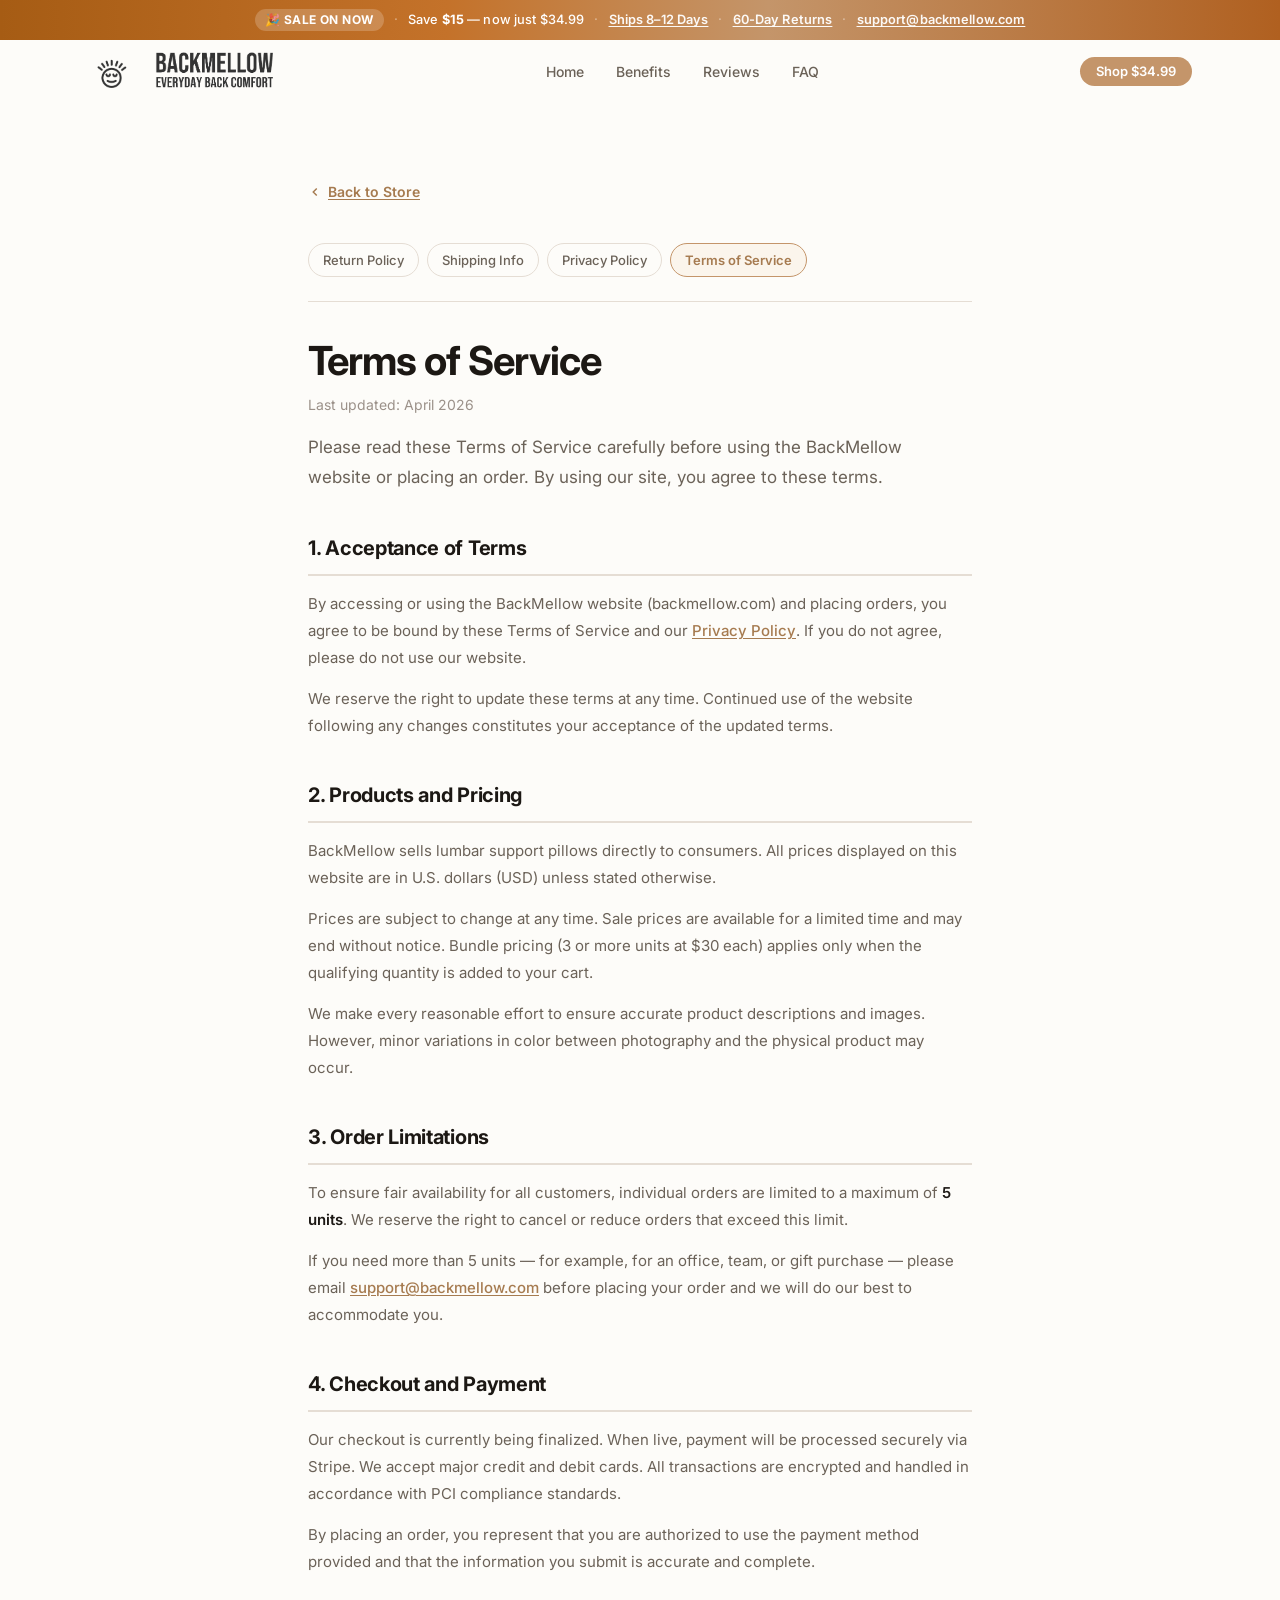
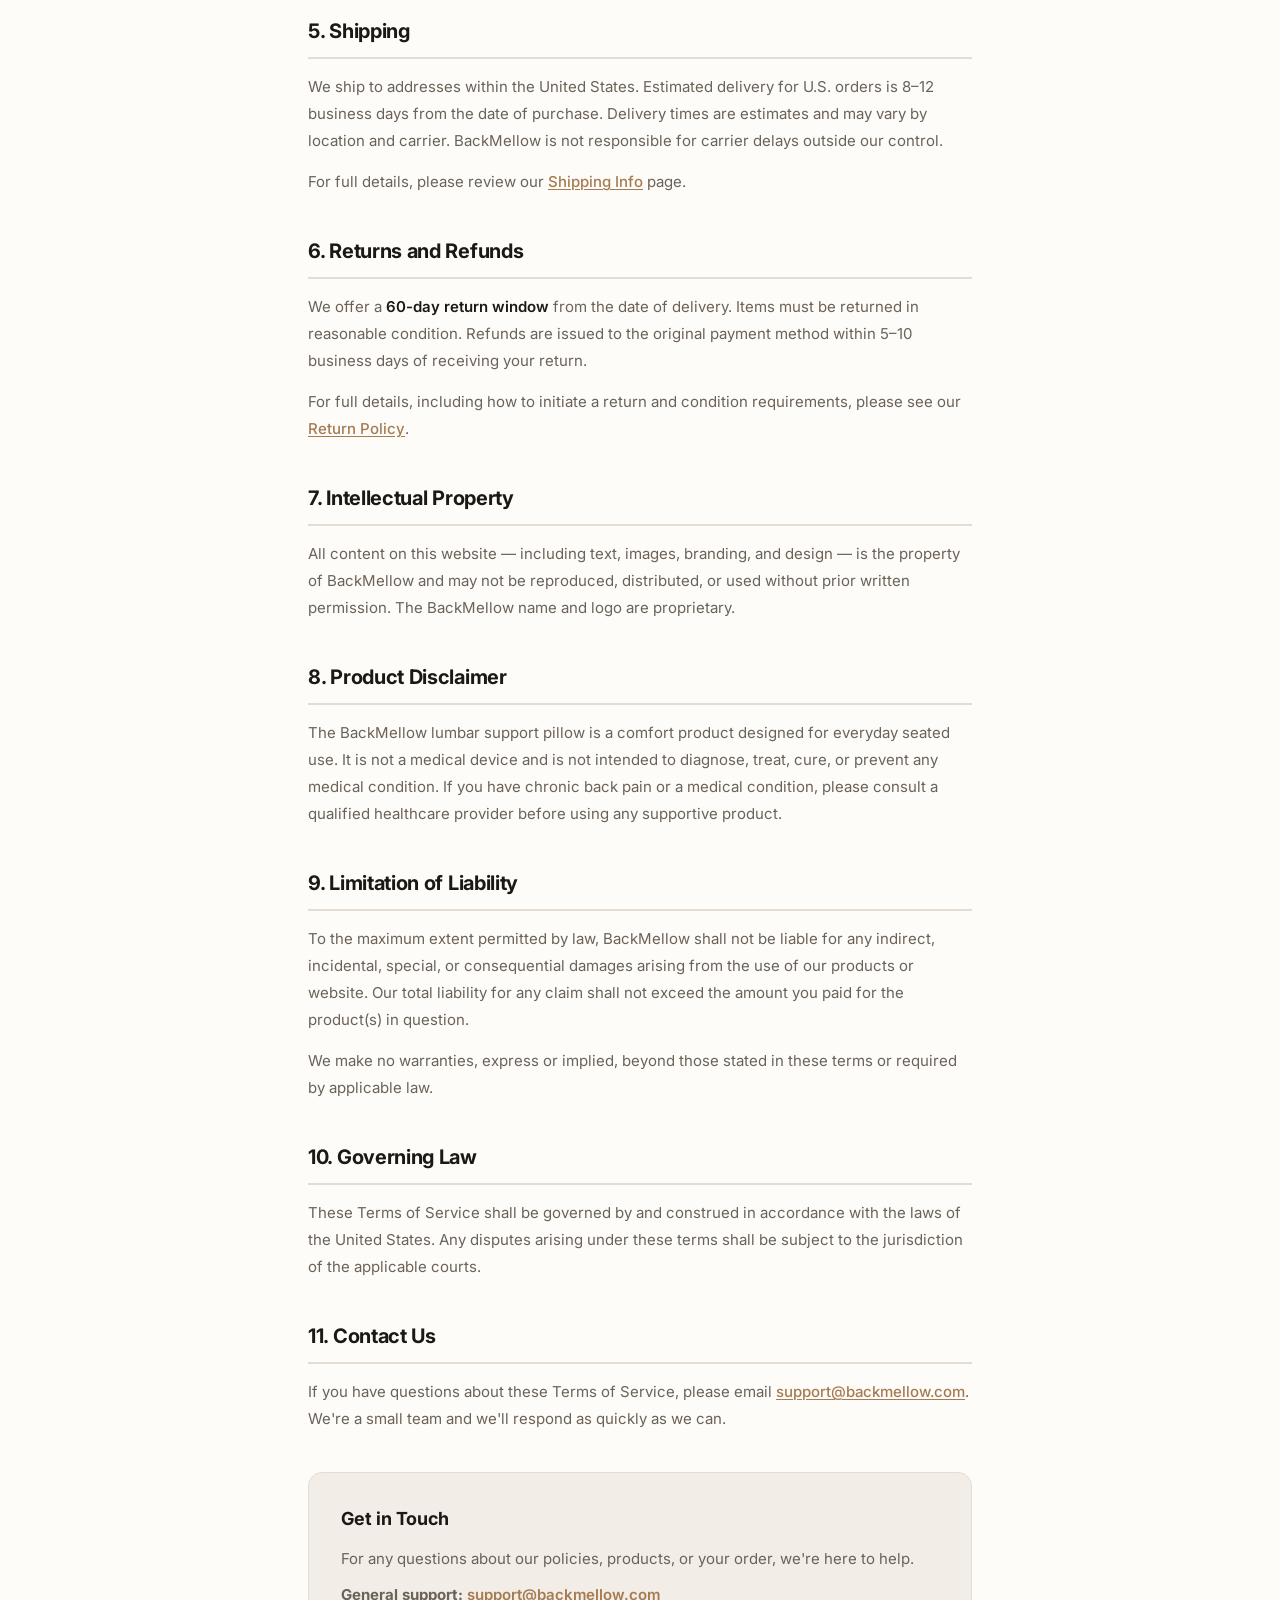
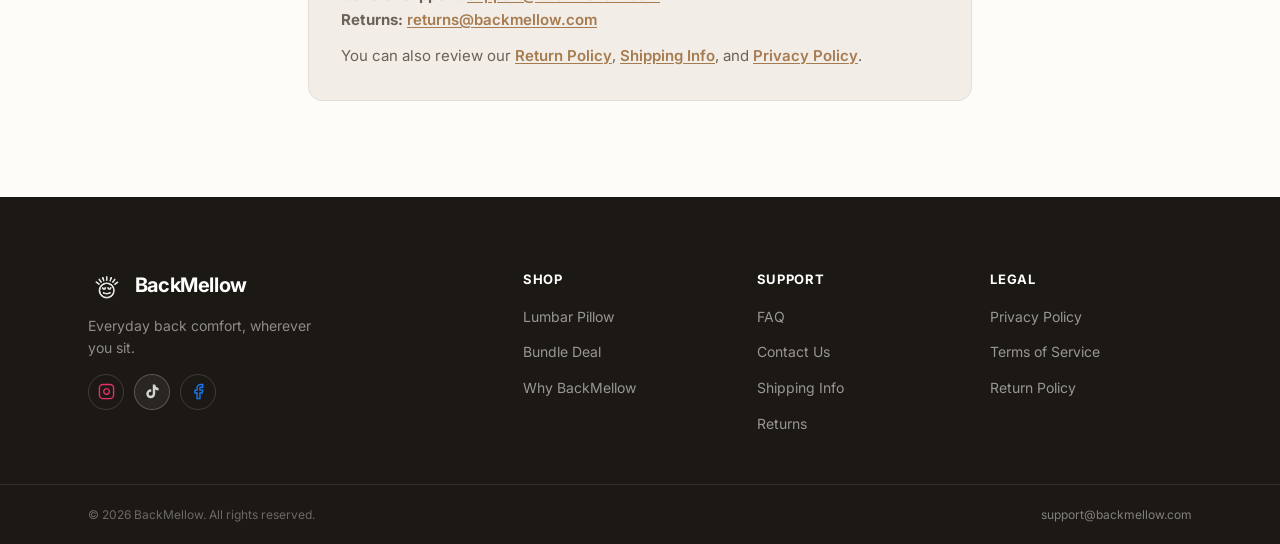
<file: terms.html>
<!DOCTYPE html>
<html lang="en">
<head>
  <meta charset="UTF-8" />
  <meta name="viewport" content="width=device-width, initial-scale=1.0" />
  <meta name="description" content="BackMellow Terms of Service — the agreement between BackMellow and our customers." />
  <title>Terms of Service — BackMellow</title>
  <!-- Favicons -->
  <link rel="icon" type="image/png" sizes="96x96" href="favicon-package/favicon-96x96.png" />
  <link rel="icon" href="favicon-package/favicon.svg" type="image/svg+xml" sizes="any" />
  <link rel="icon" href="favicon-package/favicon.ico" />
  <meta name="theme-color" content="#ffffff" media="(prefers-color-scheme: light)" />
  <meta name="theme-color" content="#0f172a" media="(prefers-color-scheme: dark)" />
  <link rel="preconnect" href="https://fonts.googleapis.com" />
  <link rel="preconnect" href="https://fonts.gstatic.com" crossorigin />
  <link href="https://fonts.googleapis.com/css2?family=Inter:wght@300;400;500;600;700&display=swap" rel="stylesheet" />
  <link rel="stylesheet" href="css/styles.css" />
  <link rel="stylesheet" href="css/policy.css" />

  <!-- Umami Analytics -->
  <script defer src="https://stats.backmellow.com/script.js" data-website-id="3e52b33f-1c4e-41af-88b2-97aa6b0212a3"></script>
</head>
<body>

  <!-- =====================================================================
       ANNOUNCEMENT BAR
  ====================================================================== -->
  <div class="announcement-bar" role="region" aria-label="Sale and store info">
    <div class="container announcement-inner">
      <span class="ann-tag">🎉 Sale On Now</span>
      <span class="ann-sep">·</span>
      <span>Save <strong>$15</strong> — now just $34.99</span>
      <span class="ann-sep">·</span>
      <a href="shipping.html">Ships 8–12 Days</a>
      <span class="ann-sep">·</span>
      <a href="returns.html">60-Day Returns</a>
      <span class="ann-sep">·</span>
      <a href="mailto:support@backmellow.com">support@backmellow.com</a>
    </div>
  </div>

  <!-- =====================================================================
       HEADER
  ====================================================================== -->
  <header class="site-header" id="site-header">
    <div class="container header-inner">

      <a href="index.html" class="logo" aria-label="BackMellow — Home">
        <span class="logo-mark" aria-hidden="true">
          <img src="Logo.png" alt="" class="logo-icon-img" />
        </span>
        <img src="Logo_Text.png" alt="BackMellow" class="logo-text-img" />
      </a>

      <nav class="main-nav" aria-label="Main navigation">
        <ul class="nav-list" role="list">
          <li><a href="index.html" class="nav-link">Home</a></li>
          <li><a href="index.html#benefits" class="nav-link">Benefits</a></li>
          <li><a href="index.html#reviews" class="nav-link">Reviews</a></li>
          <li><a href="index.html#faq" class="nav-link">FAQ</a></li>
        </ul>
      </nav>

      <div class="header-actions">
        <a href="index.html#shop" class="header-shop-link btn btn-accent-sm">Shop $34.99</a>
      </div>

    </div>
  </header>

  <!-- =====================================================================
       MAIN CONTENT
  ====================================================================== -->
  <main class="policy-main">
    <div class="container policy-container">

      <!-- Breadcrumb -->
      <nav class="policy-breadcrumb" aria-label="Breadcrumb">
        <a href="index.html">
          <svg width="14" height="14" viewBox="0 0 24 24" fill="none" stroke="currentColor" stroke-width="2.5" aria-hidden="true"><polyline points="15 18 9 12 15 6"/></svg>
          Back to Store
        </a>
      </nav>

      <!-- Policy nav -->
      <nav class="policy-nav-bar" aria-label="Policy pages">
        <a href="returns.html">Return Policy</a>
        <a href="shipping.html">Shipping Info</a>
        <a href="privacy.html">Privacy Policy</a>
        <a href="terms.html" class="current">Terms of Service</a>
      </nav>

      <!-- Page header -->
      <div class="policy-page-header">
        <h1>Terms of Service</h1>
        <p class="policy-effective">Last updated: April 2026</p>
        <p class="policy-intro">Please read these Terms of Service carefully before using the BackMellow website or placing an order. By using our site, you agree to these terms.</p>
      </div>

      <!-- Section: Agreement -->
      <div class="policy-section">
        <h2>1. Acceptance of Terms</h2>
        <p>By accessing or using the BackMellow website (backmellow.com) and placing orders, you agree to be bound by these Terms of Service and our <a href="privacy.html">Privacy Policy</a>. If you do not agree, please do not use our website.</p>
        <p>We reserve the right to update these terms at any time. Continued use of the website following any changes constitutes your acceptance of the updated terms.</p>
      </div>

      <!-- Section: Products -->
      <div class="policy-section">
        <h2>2. Products and Pricing</h2>
        <p>BackMellow sells lumbar support pillows directly to consumers. All prices displayed on this website are in U.S. dollars (USD) unless stated otherwise.</p>
        <p>Prices are subject to change at any time. Sale prices are available for a limited time and may end without notice. Bundle pricing (3 or more units at $30 each) applies only when the qualifying quantity is added to your cart.</p>
        <p>We make every reasonable effort to ensure accurate product descriptions and images. However, minor variations in color between photography and the physical product may occur.</p>
      </div>

      <!-- Section: Order limitations -->
      <div class="policy-section">
        <h2>3. Order Limitations</h2>
        <p>To ensure fair availability for all customers, individual orders are limited to a maximum of <strong>5 units</strong>. We reserve the right to cancel or reduce orders that exceed this limit.</p>
        <p>If you need more than 5 units — for example, for an office, team, or gift purchase — please email <a href="mailto:support@backmellow.com">support@backmellow.com</a> before placing your order and we will do our best to accommodate you.</p>
      </div>

      <!-- Section: Checkout -->
      <div class="policy-section">
        <h2>4. Checkout and Payment</h2>
        <p>Our checkout is currently being finalized. When live, payment will be processed securely via Stripe. We accept major credit and debit cards. All transactions are encrypted and handled in accordance with PCI compliance standards.</p>
        <p>By placing an order, you represent that you are authorized to use the payment method provided and that the information you submit is accurate and complete.</p>
      </div>

      <!-- Section: Shipping -->
      <div class="policy-section">
        <h2>5. Shipping</h2>
        <p>We ship to addresses within the United States. Estimated delivery for U.S. orders is 8–12 business days from the date of purchase. Delivery times are estimates and may vary by location and carrier. BackMellow is not responsible for carrier delays outside our control.</p>
        <p>For full details, please review our <a href="shipping.html">Shipping Info</a> page.</p>
      </div>

      <!-- Section: Returns -->
      <div class="policy-section">
        <h2>6. Returns and Refunds</h2>
        <p>We offer a <strong>60-day return window</strong> from the date of delivery. Items must be returned in reasonable condition. Refunds are issued to the original payment method within 5–10 business days of receiving your return.</p>
        <p>For full details, including how to initiate a return and condition requirements, please see our <a href="returns.html">Return Policy</a>.</p>
      </div>

      <!-- Section: Intellectual property -->
      <div class="policy-section">
        <h2>7. Intellectual Property</h2>
        <p>All content on this website — including text, images, branding, and design — is the property of BackMellow and may not be reproduced, distributed, or used without prior written permission. The BackMellow name and logo are proprietary.</p>
      </div>

      <!-- Section: Disclaimer -->
      <div class="policy-section">
        <h2>8. Product Disclaimer</h2>
        <p>The BackMellow lumbar support pillow is a comfort product designed for everyday seated use. It is not a medical device and is not intended to diagnose, treat, cure, or prevent any medical condition. If you have chronic back pain or a medical condition, please consult a qualified healthcare provider before using any supportive product.</p>
      </div>

      <!-- Section: Limitation of liability -->
      <div class="policy-section">
        <h2>9. Limitation of Liability</h2>
        <p>To the maximum extent permitted by law, BackMellow shall not be liable for any indirect, incidental, special, or consequential damages arising from the use of our products or website. Our total liability for any claim shall not exceed the amount you paid for the product(s) in question.</p>
        <p>We make no warranties, express or implied, beyond those stated in these terms or required by applicable law.</p>
      </div>

      <!-- Section: Governing law -->
      <div class="policy-section">
        <h2>10. Governing Law</h2>
        <p>These Terms of Service shall be governed by and construed in accordance with the laws of the United States. Any disputes arising under these terms shall be subject to the jurisdiction of the applicable courts.</p>
      </div>

      <!-- Section: Contact -->
      <div class="policy-section">
        <h2>11. Contact Us</h2>
        <p>If you have questions about these Terms of Service, please email <a href="mailto:support@backmellow.com">support@backmellow.com</a>. We're a small team and we'll respond as quickly as we can.</p>
      </div>

      <!-- Contact block -->
      <div class="policy-contact-block">
        <h2>Get in Touch</h2>
        <p>For any questions about our policies, products, or your order, we're here to help.</p>
        <p>
          <strong>General support:</strong> <a href="mailto:support@backmellow.com">support@backmellow.com</a><br>
          <strong>Returns:</strong> <a href="mailto:returns@backmellow.com">returns@backmellow.com</a>
        </p>
        <p>You can also review our <a href="returns.html">Return Policy</a>, <a href="shipping.html">Shipping Info</a>, and <a href="privacy.html">Privacy Policy</a>.</p>
      </div>

    </div>
  </main>

  <!-- =====================================================================
       FOOTER
  ====================================================================== -->
  <footer class="site-footer">
    <div class="container footer-inner">

      <div class="footer-brand">
        <a href="index.html" class="footer-logo" aria-label="BackMellow — Home">
          <img src="Logo.png" alt="" class="footer-logo-icon" aria-hidden="true" />
          BackMellow
        </a>
        <p class="footer-tagline">Everyday back comfort, wherever you sit.</p>
        <div class="footer-socials" aria-label="Social media links">
          <a href="https://www.instagram.com/backmellowofficial/"
             class="social-icon social-icon-instagram"
             aria-label="Follow BackMellow on Instagram"
             target="_blank" rel="noopener noreferrer">
            <svg width="17" height="17" viewBox="0 0 24 24" fill="none" stroke="currentColor" stroke-width="2" aria-hidden="true">
              <rect x="2" y="2" width="20" height="20" rx="5" ry="5"/>
              <path d="M16 11.37A4 4 0 1 1 12.63 8 4 4 0 0 1 16 11.37z"/>
              <line x1="17.5" y1="6.5" x2="17.51" y2="6.5"/>
            </svg>
          </a>
          <a href="https://www.tiktok.com/@backmellow8?is_from_webapp=1&amp;sender_device=pc"
             class="social-icon social-icon-tiktok"
             aria-label="Follow BackMellow on TikTok"
             target="_blank" rel="noopener noreferrer">
            <svg width="17" height="17" viewBox="0 0 24 24" fill="currentColor" aria-hidden="true">
              <path d="M19.59 6.69a4.83 4.83 0 0 1-3.77-4.25V2h-3.45v13.67a2.89 2.89 0 0 1-2.88 2.5 2.89 2.89 0 0 1-2.89-2.89 2.89 2.89 0 0 1 2.89-2.89c.28 0 .54.04.79.1V9.01a6.27 6.27 0 0 0-.79-.05 6.34 6.34 0 0 0-6.34 6.34 6.34 6.34 0 0 0 6.34 6.34 6.34 6.34 0 0 0 6.33-6.34V9.21a8.16 8.16 0 0 0 4.77 1.52V7.28a4.85 4.85 0 0 1-1-.59z"/>
            </svg>
          </a>
          <a href="https://www.facebook.com/profile.php?id=61573472469023"
             class="social-icon social-icon-facebook"
             aria-label="Follow BackMellow on Facebook"
             target="_blank" rel="noopener noreferrer">
            <svg width="17" height="17" viewBox="0 0 24 24" fill="none" stroke="currentColor" stroke-width="2" aria-hidden="true">
              <path d="M18 2h-3a5 5 0 0 0-5 5v3H7v4h3v8h4v-8h3l1-4h-4V7a1 1 0 0 1 1-1h3z"/>
            </svg>
          </a>
        </div>
      </div>

      <div class="footer-col">
        <h4 class="footer-col-title">Shop</h4>
        <ul>
          <li><a href="index.html#shop">Lumbar Pillow</a></li>
          <li><a href="index.html#shop">Bundle Deal</a></li>
          <li><a href="index.html#benefits">Why BackMellow</a></li>
        </ul>
      </div>

      <div class="footer-col">
        <h4 class="footer-col-title">Support</h4>
        <ul>
          <li><a href="index.html#faq">FAQ</a></li>
          <li><a href="mailto:support@backmellow.com">Contact Us</a></li>
          <li><a href="shipping.html">Shipping Info</a></li>
          <li><a href="returns.html">Returns</a></li>
        </ul>
      </div>

      <div class="footer-col">
        <h4 class="footer-col-title">Legal</h4>
        <ul>
          <li><a href="privacy.html">Privacy Policy</a></li>
          <li><a href="terms.html">Terms of Service</a></li>
          <li><a href="returns.html">Return Policy</a></li>
        </ul>
      </div>

    </div>

    <div class="footer-bottom">
      <div class="container footer-bottom-inner">
        <p>&copy; 2026 BackMellow. All rights reserved.</p>
        <a href="mailto:support@backmellow.com" class="footer-email">support@backmellow.com</a>
      </div>
    </div>
  </footer>

  <script src="js/analytics.js"></script>
  <script>
    const header = document.getElementById('site-header');
    window.addEventListener('scroll', () => {
      header?.classList.toggle('scrolled', window.scrollY > 16);
    }, { passive: true });
  </script>

</body>
</html>
</file>
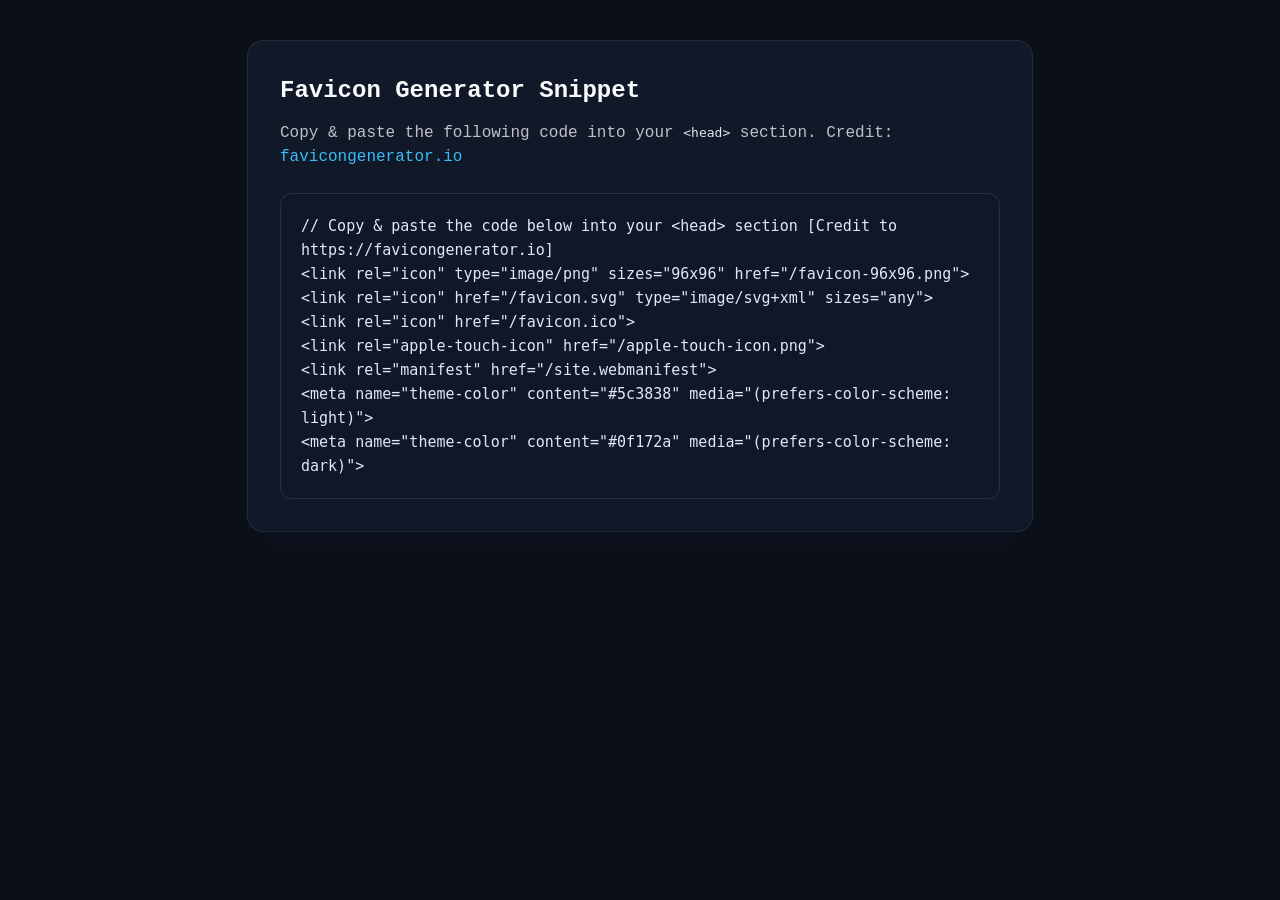
<file: favicon-package/favicon-code.html>
<!doctype html>
<html lang="en">
<head>
  <meta charset="utf-8">
  <title>Favicon Generator Snippet</title>
  <style>
    :root {
      font-family: ui-monospace, SFMono-Regular, Consolas, 'Liberation Mono', Menlo, monospace;
      background: #0b0f17;
      color: #f8fafc;
      line-height: 1.5;
    }
    body {
      margin: 0;
      padding: 2.5rem 1.25rem 3rem;
      display: flex;
      justify-content: center;
    }
    main {
      max-width: 720px;
      width: 100%;
      background: #111827;
      border: 1px solid rgba(248, 250, 252, 0.08);
      border-radius: 16px;
      padding: 2rem;
      box-shadow: 0 20px 40px rgba(15, 23, 42, 0.4);
    }
    h1 {
      margin: 0 0 0.75rem;
      font-size: 1.5rem;
      font-weight: 600;
    }
    p {
      margin: 0 0 1.5rem;
      color: rgba(248, 250, 252, 0.75);
    }
    pre {
      margin: 0;
      background: #0f172a;
      border-radius: 12px;
      padding: 1.25rem;
      border: 1px solid rgba(248, 250, 252, 0.1);
      overflow-x: auto;
      font-size: 0.9375rem;
      line-height: 1.6;
      white-space: pre-wrap;
    }
    code {
      color: #e2e8f0;
    }
    a {
      color: #38bdf8;
      text-decoration: none;
    }
    a:hover {
      text-decoration: underline;
    }
  </style>
</head>
<body>
  <main>
    <h1>Favicon Generator Snippet</h1>
    <p>Copy &amp; paste the following code into your <code>&lt;head&gt;</code> section. Credit: <a href="https://favicongenerator.io" target="_blank" rel="noopener noreferrer">favicongenerator.io</a></p>
    <pre><code>// Copy &amp; paste the code below into your &lt;head&gt; section [Credit to https://favicongenerator.io]
&lt;link rel=&quot;icon&quot; type=&quot;image/png&quot; sizes=&quot;96x96&quot; href=&quot;/favicon-96x96.png&quot;&gt;
&lt;link rel=&quot;icon&quot; href=&quot;/favicon.svg&quot; type=&quot;image/svg+xml&quot; sizes=&quot;any&quot;&gt;
&lt;link rel=&quot;icon&quot; href=&quot;/favicon.ico&quot;&gt;
&lt;link rel=&quot;apple-touch-icon&quot; href=&quot;/apple-touch-icon.png&quot;&gt;
&lt;link rel=&quot;manifest&quot; href=&quot;/site.webmanifest&quot;&gt;
&lt;meta name=&quot;theme-color&quot; content=&quot;#5c3838&quot; media=&quot;(prefers-color-scheme: light)&quot;&gt;
&lt;meta name=&quot;theme-color&quot; content=&quot;#0f172a&quot; media=&quot;(prefers-color-scheme: dark)&quot;&gt;
</code></pre>
  </main>
</body>
</html>
</file>
<file: css/styles.css>
/* =============================================================================
   BackMellow — styles.css
   Premium lumbar pillow ecommerce landing page
   ============================================================================= */

/* ---- Reset ---- */
*, *::before, *::after { box-sizing: border-box; margin: 0; padding: 0; }
html { scroll-behavior: smooth; font-size: 16px; }
body {
  font-family: 'Inter', -apple-system, BlinkMacSystemFont, 'Segoe UI', system-ui, sans-serif;
  background: var(--bg);
  color: var(--text-primary);
  line-height: 1.6;
  -webkit-font-smoothing: antialiased;
  -moz-osx-font-smoothing: grayscale;
}
img { max-width: 100%; height: auto; display: block; }
a { color: inherit; text-decoration: none; }
a:hover { text-decoration: underline; }
button { cursor: pointer; font-family: inherit; border: none; background: none; }
ul, ol { list-style: none; }

/* ---- Design Tokens ---- */
:root {
  /* Palette */
  --bg:            #FDFCF9;
  --bg-alt:        #F2EDE6;
  --bg-muted:      #EAE4DB;
  --text-primary:  #1C1814;
  --text-secondary:#6B6258;
  --text-muted:    #9B9189;
  --accent:        #C4956A;
  --accent-dark:   #A67B50;
  --accent-light:  #F7EEE4;
  --accent-subtle: #FBF5EC;
  --white:         #FFFFFF;
  --border:        #E5DDD4;
  --border-dark:   #D4C9BE;
  --success:       #4E8C4E;
  --error:         #C0392B;

  /* Shadows */
  --shadow-xs: 0 1px 2px rgba(28,24,20,.05);
  --shadow-sm: 0 2px 8px rgba(28,24,20,.07);
  --shadow-md: 0 6px 24px rgba(28,24,20,.10);
  --shadow-lg: 0 12px 40px rgba(28,24,20,.14);
  --shadow-xl: 0 24px 64px rgba(28,24,20,.18);

  /* Radii */
  --r-xs:   4px;
  --r-sm:   8px;
  --r-md:   14px;
  --r-lg:   20px;
  --r-xl:   28px;
  --r-full: 9999px;

  /* Transitions */
  --t-fast: .15s ease;
  --t:      .25s ease;
  --t-slow: .4s  ease;

  /* Layout */
  --header-h:    64px;
  --container-w: 1200px;
  --gutter:      clamp(16px, 4vw, 48px);
}

/* ---- Layout Util ---- */
.container {
  width: 100%;
  max-width: var(--container-w);
  margin: 0 auto;
  padding: 0 var(--gutter);
}
.divider { height: 1px; background: var(--border); margin: 24px 0; }

/* ---- Focus ---- */
:focus-visible { outline: 2px solid var(--accent); outline-offset: 3px; border-radius: var(--r-xs); }

/* ---- Scroll reveal ---- */
.reveal { opacity: 0; transform: translateY(28px); transition: opacity .6s ease, transform .6s ease; }
.reveal.visible { opacity: 1; transform: none; }

/* =============================================================================
   BUTTONS
   ============================================================================= */
.btn {
  display: inline-flex; align-items: center; justify-content: center; gap: 8px;
  padding: 14px 28px; font-size: 1rem; font-weight: 600;
  border-radius: var(--r-full); border: 2px solid transparent;
  cursor: pointer; text-decoration: none; line-height: 1; white-space: nowrap;
  transition: background var(--t), color var(--t), border-color var(--t), box-shadow var(--t), transform var(--t-fast);
}
.btn:hover { text-decoration: none; }
.btn:active { transform: scale(0.98); }

.btn-primary { background: var(--accent); color: var(--white); border-color: var(--accent); }
.btn-primary:hover { background: var(--accent-dark); border-color: var(--accent-dark); }

.btn-ghost { background: transparent; color: var(--text-primary); border-color: var(--border-dark); }
.btn-ghost:hover { background: var(--bg-muted); }

.btn-outline-primary { background: transparent; color: var(--accent); border-color: var(--accent); }
.btn-outline-primary:hover { background: var(--accent-light); }

.btn-full { width: 100%; }

/* Small header CTA */
.btn-accent-sm {
  display: none;
  padding: 8px 16px; font-size: .8125rem; font-weight: 600;
  background: var(--accent); color: var(--white);
  border-radius: var(--r-full); border: none;
  transition: background var(--t);
}
.btn-accent-sm:hover { background: var(--accent-dark); text-decoration: none; }
@media (min-width: 768px) { .btn-accent-sm { display: inline-flex; } }

/* =============================================================================
   HEADER
   ============================================================================= */
.site-header {
  position: sticky; top: 0; left: 0; right: 0; z-index: 100;
  height: var(--header-h);
  background: rgba(253,252,249,.96);
  backdrop-filter: blur(12px); -webkit-backdrop-filter: blur(12px);
  border-bottom: 1px solid transparent;
  transition: border-color var(--t), box-shadow var(--t);
}
.site-header.scrolled { border-bottom-color: var(--border); box-shadow: var(--shadow-sm); }

.header-inner {
  display: flex; align-items: center; gap: 32px; height: 100%;
}

/* Logo */
.logo { display: flex; align-items: center; gap: 10px; text-decoration: none; flex-shrink: 0; }
.logo-mark { display: flex; align-items: center; flex-shrink: 0; }
.logo-text { font-size: 1.25rem; font-weight: 700; color: var(--text-primary); letter-spacing: -.02em; }
.logo:hover { text-decoration: none; }

/* Logo image assets */
.logo-icon-img {
  height: 38px;
  width: auto;
  object-fit: contain;
  display: block;
  flex-shrink: 0;
}
.logo-text-img {
  height: auto;
  max-height: 46px;
  width: auto;
  max-width: 200px;
  object-fit: contain;
  display: block;
}
@media (max-width: 480px) {
  .logo-text-img { max-height: 38px; max-width: 155px; }
  .logo-icon-img { height: 32px; }
}

/* Desktop nav */
.main-nav { flex: 1; display: none; }
@media (min-width: 768px) { .main-nav { display: flex; justify-content: center; } }

.nav-list { display: flex; gap: 32px; }
.nav-link {
  font-size: .875rem; font-weight: 500; color: var(--text-secondary);
  text-decoration: none; padding: 4px 0; position: relative;
  transition: color var(--t);
}
.nav-link::after {
  content: ''; position: absolute; bottom: -2px; left: 0; right: 0;
  height: 2px; background: var(--accent);
  transform: scaleX(0); transition: transform var(--t); border-radius: var(--r-full);
}
.nav-link:hover, .nav-link.active { color: var(--text-primary); text-decoration: none; }
.nav-link:hover::after, .nav-link.active::after { transform: scaleX(1); }

/* Header actions */
.header-actions { display: flex; align-items: center; gap: 8px; margin-left: auto; }

/* Cart button */
.cart-btn {
  position: relative; display: flex; align-items: center; justify-content: center;
  width: 42px; height: 42px; border-radius: var(--r-full);
  background: transparent; color: var(--text-primary);
  transition: background var(--t);
}
.cart-btn:hover { background: var(--bg-muted); }
.cart-badge {
  position: absolute; top: 4px; right: 4px;
  min-width: 18px; height: 18px; padding: 0 4px;
  background: var(--accent); color: var(--white);
  font-size: 11px; font-weight: 700; border-radius: var(--r-full);
  display: flex; align-items: center; justify-content: center;
  line-height: 1; transition: transform var(--t-fast);
}
.cart-badge[hidden] { display: none; }

/* Mobile menu button */
.mobile-menu-btn {
  display: flex; flex-direction: column; align-items: center; justify-content: center;
  width: 42px; height: 42px; border-radius: var(--r-full);
  transition: background var(--t);
}
.mobile-menu-btn:hover { background: var(--bg-muted); }
@media (min-width: 768px) { .mobile-menu-btn { display: none; } }

.hamburger { display: flex; flex-direction: column; gap: 5px; width: 20px; }
.hamburger span {
  display: block; height: 2px; background: var(--text-primary);
  border-radius: var(--r-full);
  transition: transform var(--t), opacity var(--t);
}
.mobile-menu-btn.open .hamburger span:nth-child(1) { transform: translateY(7px) rotate(45deg); }
.mobile-menu-btn.open .hamburger span:nth-child(2) { opacity: 0; transform: scaleX(0); }
.mobile-menu-btn.open .hamburger span:nth-child(3) { transform: translateY(-7px) rotate(-45deg); }

/* =============================================================================
   MOBILE MENU
   ============================================================================= */
.mobile-menu-overlay {
  position: fixed; inset: 0; background: rgba(28,24,20,.45); z-index: 89;
  opacity: 0; pointer-events: none; transition: opacity var(--t-slow);
}
.mobile-menu-overlay.open { opacity: 1; pointer-events: auto; }

.mobile-menu {
  position: fixed; top: var(--header-h); left: 0; right: 0;
  background: var(--bg); z-index: 90;
  padding: 24px var(--gutter) 40px;
  transform: translateY(-8px); opacity: 0; pointer-events: none;
  transition: transform var(--t-slow), opacity var(--t-slow);
}
.mobile-menu.open { transform: none; opacity: 1; pointer-events: auto; }

.mobile-nav-list { display: flex; flex-direction: column; gap: 4px; }
.mobile-nav-link {
  display: block; padding: 14px 16px;
  font-size: 1.0625rem; font-weight: 500; color: var(--text-primary);
  border-radius: var(--r-sm); text-decoration: none;
  transition: background var(--t), color var(--t);
}
.mobile-nav-link:hover { background: var(--bg-alt); text-decoration: none; }
.mobile-nav-cta {
  margin-top: 12px; background: var(--accent); color: var(--white) !important;
  font-weight: 600; text-align: center; border-radius: var(--r-full);
  padding: 14px 24px;
}
.mobile-nav-cta:hover { background: var(--accent-dark) !important; }

/* =============================================================================
   CART DRAWER
   ============================================================================= */
.cart-overlay {
  position: fixed; inset: 0; background: rgba(28,24,20,.52); z-index: 199;
  opacity: 0; pointer-events: none; transition: opacity var(--t-slow);
}
.cart-overlay.open { opacity: 1; pointer-events: auto; }

.cart-drawer {
  position: fixed; top: 0; right: 0; bottom: 0;
  width: min(420px, 100vw);
  background: var(--bg); z-index: 200;
  display: flex; flex-direction: column;
  box-shadow: var(--shadow-xl);
  transform: translateX(100%); transition: transform var(--t-slow);
}
.cart-drawer.open { transform: none; }

.cart-drawer-header {
  display: flex; align-items: center; justify-content: space-between;
  padding: 20px 24px; border-bottom: 1px solid var(--border); flex-shrink: 0;
}
.cart-drawer-title {
  display: flex; align-items: center; gap: 10px;
  font-size: 1.0625rem; font-weight: 600;
}
.cart-drawer-close {
  display: flex; align-items: center; justify-content: center;
  width: 36px; height: 36px; border-radius: var(--r-full);
  color: var(--text-secondary); transition: background var(--t), color var(--t);
}
.cart-drawer-close:hover { background: var(--bg-muted); color: var(--text-primary); }

.cart-drawer-body { flex: 1; overflow-y: auto; padding: 8px 24px; }
.cart-drawer-footer { border-top: 1px solid var(--border); padding: 20px 24px; flex-shrink: 0; }

/* Empty state */
.cart-empty {
  display: flex; flex-direction: column; align-items: center; justify-content: center;
  text-align: center; padding: 64px 24px; gap: 16px; color: var(--text-muted);
}
.cart-empty svg { opacity: .25; }
.cart-empty p { font-size: .875rem; }
.cart-empty .btn { font-size: .875rem; padding: 10px 22px; }

/* Cart items */
.cart-item {
  display: flex; gap: 16px; padding: 16px 0;
  border-bottom: 1px solid var(--border);
}
.cart-item:last-child { border-bottom: none; }
.cart-item-img {
  width: 76px; height: 76px; border-radius: var(--r-sm);
  overflow: hidden; flex-shrink: 0; background: var(--bg-alt);
}
.cart-item-img img { width: 100%; height: 100%; object-fit: cover; }
.cart-item-info { flex: 1; min-width: 0; }
.cart-item-name { font-size: .875rem; font-weight: 600; line-height: 1.3; }
.cart-item-variant { font-size: .75rem; color: var(--text-muted); margin-top: 2px; }
.cart-item-unit-price { font-size: .75rem; color: var(--text-secondary); margin-top: 4px; }
.cart-item-line-price { font-size: .9375rem; font-weight: 700; color: var(--accent-dark); margin-top: 2px; }
.cart-item-controls {
  display: flex; align-items: center; gap: 10px; margin-top: 10px;
}
.cart-qty-btn {
  width: 28px; height: 28px; border-radius: var(--r-full);
  border: 1.5px solid var(--border); background: var(--white);
  display: flex; align-items: center; justify-content: center;
  transition: background var(--t), border-color var(--t);
}
.cart-qty-btn:hover:not(:disabled) { background: var(--bg-muted); border-color: var(--border-dark); }
.cart-qty-btn:disabled { opacity: .35; cursor: not-allowed; }
.cart-qty-val { font-size: .875rem; font-weight: 600; min-width: 22px; text-align: center; }
.cart-remove-btn {
  margin-left: auto; font-size: .75rem; color: var(--text-muted);
  text-decoration: underline; transition: color var(--t);
}
.cart-remove-btn:hover { color: var(--error); }

/* Cart footer */
.cart-bundle-note {
  display: flex; align-items: center; gap: 8px;
  background: var(--accent-subtle); border: 1px solid var(--accent-light);
  border-radius: var(--r-sm); padding: 10px 14px;
  margin-bottom: 14px; font-size: .8125rem; color: var(--accent-dark);
}
.cart-pending-bundle {
  background: var(--bg-alt); border-color: var(--border); color: var(--text-muted);
}
.cart-subtotal-row {
  display: flex; justify-content: space-between;
  font-size: .875rem; color: var(--text-secondary); padding: 3px 0;
}
.cart-savings-row {
  display: flex; justify-content: space-between;
  font-size: .875rem; color: var(--success); font-weight: 600; padding: 3px 0;
}
.cart-total-row {
  display: flex; justify-content: space-between;
  font-size: 1.0625rem; font-weight: 700; padding-top: 12px; margin-top: 8px;
  border-top: 1px solid var(--border); margin-bottom: 16px;
}
.cart-checkout-btn {
  width: 100%; padding: 15px; font-size: 1rem; font-weight: 600;
  background: var(--accent); color: var(--white);
  border: none; border-radius: var(--r-full); cursor: pointer;
  transition: background var(--t), transform var(--t-fast);
}
.cart-checkout-btn:hover { background: var(--accent-dark); }
.cart-checkout-btn:active { transform: scale(.98); }
.cart-policy-note { text-align: center; font-size: .75rem; color: var(--text-muted); margin-top: 10px; }

/* =============================================================================
   MODAL
   ============================================================================= */
.modal-backdrop {
  position: fixed; inset: 0; background: rgba(28,24,20,.62); z-index: 299;
  opacity: 0; pointer-events: none; transition: opacity var(--t-slow);
}
.modal-backdrop.open { opacity: 1; pointer-events: auto; }

.modal {
  position: fixed; inset: 0; z-index: 300;
  display: flex; align-items: center; justify-content: center; padding: 20px;
  pointer-events: none; opacity: 0; transition: opacity var(--t-slow);
}
.modal.open { opacity: 1; pointer-events: auto; }

.modal-box {
  background: var(--bg); border-radius: var(--r-lg);
  padding: 48px 36px; max-width: 440px; width: 100%;
  text-align: center; position: relative; box-shadow: var(--shadow-xl);
  transform: translateY(20px); transition: transform var(--t-slow);
}
.modal.open .modal-box { transform: none; }

.modal-close-btn {
  position: absolute; top: 14px; right: 14px;
  width: 34px; height: 34px; border-radius: var(--r-full);
  display: flex; align-items: center; justify-content: center;
  color: var(--text-muted); transition: background var(--t), color var(--t);
}
.modal-close-btn:hover { background: var(--bg-muted); color: var(--text-primary); }

.modal-icon-wrap {
  width: 72px; height: 72px; margin: 0 auto 20px;
  background: var(--accent-subtle); border-radius: var(--r-full);
  display: flex; align-items: center; justify-content: center;
}
.modal-title { font-size: 1.5rem; font-weight: 700; margin-bottom: 14px; line-height: 1.3; }
.modal-body-text { font-size: 1rem; color: var(--text-secondary); margin-bottom: 28px; line-height: 1.7; }

/* =============================================================================
   LIGHTBOX
   ============================================================================= */
.lightbox {
  position: fixed; inset: 0; background: rgba(0,0,0,.93); z-index: 400;
  display: flex; align-items: center; justify-content: center;
  opacity: 0; pointer-events: none; transition: opacity var(--t-slow);
}
.lightbox.open { opacity: 1; pointer-events: auto; }

.lightbox-img-wrap {
  max-width: 90vw; max-height: 90vh;
  display: flex; align-items: center; justify-content: center;
}
.lightbox-img-wrap img {
  max-width: 90vw; max-height: 88vh;
  object-fit: contain; border-radius: var(--r-md);
  transition: opacity .15s ease;
}

.lightbox-close, .lightbox-nav {
  position: absolute;
  background: rgba(255,255,255,.12); color: var(--white);
  border: 1px solid rgba(255,255,255,.18); border-radius: var(--r-full);
  display: flex; align-items: center; justify-content: center;
  cursor: pointer; transition: background var(--t);
}
.lightbox-close:hover, .lightbox-nav:hover { background: rgba(255,255,255,.22); }

.lightbox-close { top: 20px; right: 20px; width: 44px; height: 44px; }
.lightbox-prev { left: 16px; top: 50%; transform: translateY(-50%); width: 48px; height: 48px; }
.lightbox-next { right: 16px; top: 50%; transform: translateY(-50%); width: 48px; height: 48px; }

/* =============================================================================
   SECTION COMMONS
   ============================================================================= */
section { padding: clamp(56px, 8vw, 96px) 0; }

.section-header { text-align: center; margin-bottom: clamp(36px, 5vw, 56px); }
.section-title {
  font-size: clamp(1.625rem, 4vw, 2.5rem); font-weight: 700;
  letter-spacing: -.025em; color: var(--text-primary);
  line-height: 1.2; margin-bottom: 12px;
}
.section-sub {
  font-size: clamp(1rem, 1.5vw, 1.125rem); color: var(--text-secondary);
  max-width: 560px; margin: 0 auto; line-height: 1.7;
}

/* =============================================================================
   HERO
   ============================================================================= */
.hero-section { padding: clamp(32px, 5vw, 72px) 0 clamp(48px, 7vw, 96px); background: var(--bg); }

.hero-inner {
  display: grid; grid-template-columns: 1fr; gap: 40px; align-items: center;
}
@media (min-width: 900px) {
  .hero-inner { grid-template-columns: 55fr 45fr; gap: 64px; }
}

/* Slideshow */
.hero-gallery { display: flex; flex-direction: column; gap: 14px; }

.slideshow {
  position: relative; border-radius: var(--r-lg);
  overflow: hidden; background: var(--bg-alt);
  aspect-ratio: 1 / 1;
}
.slideshow-stage { position: relative; width: 100%; height: 100%; }

.slide {
  position: absolute; inset: 0; opacity: 0;
  transition: opacity .65s ease; pointer-events: none;
}
.slide.active { opacity: 1; z-index: 1; pointer-events: auto; }
.slide img { width: 100%; height: 100%; object-fit: cover; display: block; cursor: zoom-in; }

.slide-expand-btn {
  position: absolute; bottom: 12px; right: 12px;
  width: 32px; height: 32px; border-radius: var(--r-sm);
  background: rgba(255,255,255,.88); color: var(--text-primary);
  display: flex; align-items: center; justify-content: center;
  opacity: 0; z-index: 2;
  transition: opacity var(--t), background var(--t);
}
.slide:hover .slide-expand-btn { opacity: 1; }
.slide-expand-btn:hover { background: var(--white); }

/* Arrows */
.slide-arrow {
  position: absolute; top: 50%; transform: translateY(-50%); z-index: 2;
  width: 40px; height: 40px; border-radius: var(--r-full);
  background: rgba(255,255,255,.92); color: var(--text-primary);
  display: flex; align-items: center; justify-content: center;
  box-shadow: var(--shadow-sm); border: 1px solid var(--border);
  transition: background var(--t), box-shadow var(--t);
}
.slide-arrow:hover { background: var(--white); box-shadow: var(--shadow-md); }
.slide-prev { left: 12px; }
.slide-next { right: 12px; }

/* Dots */
.slide-dots {
  position: absolute; bottom: 14px; left: 50%; transform: translateX(-50%);
  display: flex; gap: 7px; z-index: 2;
}
.slide-dot {
  width: 7px; height: 7px; border-radius: var(--r-full);
  background: rgba(255,255,255,.5); border: none; cursor: pointer; padding: 0;
  transition: background var(--t), transform var(--t);
}
.slide-dot.active { background: var(--white); transform: scale(1.3); }

/* Thumbnails */
.hero-thumbnails {
  display: flex; gap: 8px;
  overflow-x: auto; padding-bottom: 4px;
  scrollbar-width: none;
}
.hero-thumbnails::-webkit-scrollbar { display: none; }
.thumb {
  flex-shrink: 0; width: 62px; height: 62px;
  border-radius: var(--r-sm); overflow: hidden;
  border: 2px solid transparent; background: var(--bg-alt); cursor: pointer; padding: 0;
  transition: border-color var(--t), opacity var(--t);
}
.thumb img { width: 100%; height: 100%; object-fit: cover; display: block; }
.thumb:hover { border-color: var(--border-dark); opacity: .85; }
.thumb.active { border-color: var(--accent); opacity: 1; }

/* Hero copy */
.hero-copy { display: flex; flex-direction: column; gap: 20px; }

.hero-badge {
  display: inline-flex; align-items: center; gap: 7px;
  padding: 6px 14px; background: var(--accent-subtle); color: var(--accent-dark);
  font-size: .8125rem; font-weight: 600; border-radius: var(--r-full);
  border: 1px solid var(--accent-light); width: fit-content;
}
.hero-title {
  font-size: clamp(2rem, 5vw, 3.25rem); font-weight: 700;
  letter-spacing: -.03em; line-height: 1.1; color: var(--text-primary);
}
.hero-sub { font-size: 1.0625rem; color: var(--text-secondary); line-height: 1.75; max-width: 480px; }

.hero-pricing { display: flex; align-items: center; gap: 12px; flex-wrap: wrap; }
.price-now { font-size: 2rem; font-weight: 700; color: var(--text-primary); letter-spacing: -.025em; }
.price-was { font-size: 1.125rem; color: var(--text-muted); text-decoration: line-through; }
.price-save-badge {
  display: inline-flex; align-items: center; padding: 4px 10px;
  background: #e9f5e9; color: var(--success);
  font-size: .8125rem; font-weight: 600; border-radius: var(--r-full);
}

.hero-ctas { display: flex; gap: 12px; flex-wrap: wrap; }

.trust-strip {
  display: grid; grid-template-columns: repeat(2, 1fr);
  gap: 12px 20px; padding-top: 4px;
}
@media (min-width: 480px) { .trust-strip { grid-template-columns: repeat(4, 1fr); } }
@media (min-width: 900px)  { .trust-strip { grid-template-columns: repeat(2, 1fr); } }
@media (min-width: 1100px) { .trust-strip { grid-template-columns: repeat(4, 1fr); } }

.trust-item {
  display: flex; align-items: center; gap: 7px;
  font-size: .8125rem; font-weight: 500; color: var(--text-secondary);
  line-height: 1.3;
}
.trust-item svg { flex-shrink: 0; }

/* =============================================================================
   BENEFITS
   ============================================================================= */
.benefits-section { background: var(--bg-alt); }

.benefits-grid {
  display: grid; grid-template-columns: 1fr; gap: 20px;
}
@media (min-width: 600px)  { .benefits-grid { grid-template-columns: repeat(2,1fr); } }
@media (min-width: 1024px) { .benefits-grid { grid-template-columns: repeat(3,1fr); } }

.benefit-card {
  background: var(--white); border-radius: var(--r-md);
  padding: clamp(24px, 3vw, 36px); border: 1px solid var(--border);
  transition: box-shadow var(--t), transform var(--t);
}
.benefit-card:hover { box-shadow: var(--shadow-md); transform: translateY(-5px); }

.benefit-icon-wrap {
  width: 52px; height: 52px; border-radius: var(--r-sm);
  background: var(--accent-subtle); color: var(--accent);
  display: flex; align-items: center; justify-content: center;
  margin-bottom: 20px;
}
.benefit-card h3 { font-size: 1.0625rem; font-weight: 600; margin-bottom: 10px; }
.benefit-card p  { font-size: .9375rem; color: var(--text-secondary); line-height: 1.7; }

/* =============================================================================
   REVIEWS
   ============================================================================= */
.reviews-section { background: var(--bg); }

.reviews-disclaimer {
  display: flex; align-items: center; justify-content: center; gap: 6px;
  font-size: .875rem; color: var(--text-muted);
}

.reviews-grid {
  display: grid; grid-template-columns: 1fr; gap: 20px;
}
@media (min-width: 768px) { .reviews-grid { grid-template-columns: repeat(3,1fr); } }

.review-card {
  background: var(--white); border: 1px solid var(--border);
  border-radius: var(--r-md); padding: clamp(24px, 3vw, 32px);
  display: flex; flex-direction: column; gap: 16px;
  transition: box-shadow var(--t), transform var(--t);
}
.review-card:hover { box-shadow: var(--shadow-md); transform: translateY(-3px); }

.review-stars { display: flex; gap: 3px; }

.review-text {
  font-size: .9375rem; color: var(--text-secondary);
  line-height: 1.75; flex: 1; font-style: normal;
}
.review-text::before {
  content: '\201C';
  font-size: 2.5em; line-height: .1; vertical-align: -.5em;
  color: var(--accent-light); margin-right: 2px;
}
.review-author { display: flex; flex-direction: column; gap: 2px; font-style: normal; }
.review-name   { font-weight: 600; font-size: .875rem; }
.review-detail { font-size: .75rem; color: var(--text-muted); }

/* =============================================================================
   SHOP / PURCHASE
   ============================================================================= */
.shop-section { background: var(--bg-alt); }

.shop-layout {
  display: grid; grid-template-columns: 1fr; gap: 48px; align-items: start;
}
@media (min-width: 900px) { .shop-layout { grid-template-columns: 1fr 1fr; gap: 64px; } }

/* Gallery */
.shop-gallery {
  display: flex; flex-direction: column; gap: 12px;
  position: sticky; top: calc(var(--header-h) + 20px);
}
.shop-main-img-wrap {
  border-radius: var(--r-lg); overflow: hidden;
  background: var(--bg-muted); aspect-ratio: 1 / 1;
}
.shop-main-img-wrap img {
  width: 100%; height: 100%; object-fit: cover; display: block;
  transition: transform .5s ease;
}
.shop-main-img-wrap:hover img { transform: scale(1.04); }

.shop-thumbnails {
  display: flex; gap: 8px; overflow-x: auto;
  scrollbar-width: none;
}
.shop-thumbnails::-webkit-scrollbar { display: none; }
.shop-thumb {
  flex-shrink: 0; width: 70px; height: 70px;
  border-radius: var(--r-sm); overflow: hidden;
  border: 2px solid transparent; background: var(--bg-muted); cursor: pointer; padding: 0;
  transition: border-color var(--t);
}
.shop-thumb img { width: 100%; height: 100%; object-fit: cover; display: block; }
.shop-thumb.active, .shop-thumb:hover { border-color: var(--accent); }

/* Purchase box */
.purchase-box-inner {
  background: var(--white); border-radius: var(--r-lg);
  padding: clamp(24px, 3vw, 36px); border: 1px solid var(--border);
  box-shadow: var(--shadow-sm);
}

.shop-brand-label {
  font-size: .8125rem; font-weight: 600; color: var(--accent);
  letter-spacing: .06em; text-transform: uppercase; margin-bottom: 6px;
}
.shop-product-name {
  font-size: clamp(1.375rem, 2.5vw, 1.75rem); font-weight: 700;
  color: var(--text-primary); letter-spacing: -.02em; margin-bottom: 12px;
}
.shop-rating { display: flex; align-items: center; gap: 10px; margin-bottom: 20px; }
.star-row { display: flex; gap: 2px; }
.shop-rating-text { font-size: .875rem; color: var(--text-muted); }

.shop-price-row { display: flex; align-items: center; gap: 12px; flex-wrap: wrap; margin-bottom: 20px; }
.shop-price-current { font-size: 2rem; font-weight: 700; color: var(--text-primary); letter-spacing: -.025em; }
.shop-price-original { font-size: 1.125rem; color: var(--text-muted); text-decoration: line-through; }
.shop-save-badge {
  padding: 4px 10px; background: #e9f5e9; color: var(--success);
  font-size: .8125rem; font-weight: 600; border-radius: var(--r-full);
}

/* Options */
.option-group { margin-bottom: 22px; }
.option-label { display: block; font-size: .875rem; font-weight: 600; margin-bottom: 10px; }
.max-qty-note { font-weight: 400; color: var(--text-muted); }

/* Color swatches */
.color-options { display: flex; gap: 10px; }
.color-swatch {
  display: flex; align-items: center; gap: 8px;
  padding: 8px 16px; border: 2px solid var(--border);
  border-radius: var(--r-full); font-size: .875rem; font-weight: 500;
  background: var(--white); cursor: pointer;
  transition: border-color var(--t), background var(--t);
}
.color-swatch:hover { border-color: var(--border-dark); }
.color-swatch.active { border-color: var(--accent); background: var(--accent-subtle); }
.swatch-dot {
  width: 14px; height: 14px; border-radius: var(--r-full);
  border: 1.5px solid rgba(0,0,0,.15); flex-shrink: 0;
}
.swatch-black { background: #1A1A1A; }
.swatch-grey  { background: #9E9E9E; }

/* Quantity */
.qty-control {
  display: inline-flex; align-items: center;
  border: 1.5px solid var(--border); border-radius: var(--r-full);
  overflow: hidden; background: var(--white);
}
.qty-btn {
  width: 44px; height: 44px; display: flex; align-items: center; justify-content: center;
  background: transparent; color: var(--text-primary);
  transition: background var(--t); flex-shrink: 0;
}
.qty-btn:hover:not(:disabled) { background: var(--bg-alt); }
.qty-btn:disabled { opacity: .3; cursor: not-allowed; }
.qty-display {
  min-width: 40px; text-align: center;
  font-size: 1rem; font-weight: 600; user-select: none;
}

/* Pricing display */
.pricing-display {
  padding: 14px 16px; background: var(--bg-alt);
  border-radius: var(--r-sm); margin-bottom: 18px;
  font-size: .875rem;
}
.pd-row { display: flex; justify-content: space-between; color: var(--text-secondary); padding: 3px 0; }
.pd-total {
  display: flex; justify-content: space-between;
  font-weight: 700; font-size: .9375rem; color: var(--text-primary);
  padding-top: 10px; margin-top: 10px; border-top: 1px solid var(--border);
}
.pd-savings { display: flex; justify-content: space-between; color: var(--success); font-weight: 600; padding: 3px 0; }
.pd-hint { display: flex; justify-content: space-between; color: var(--accent); font-size: .75rem; padding: 3px 0; }

/* Bundle callout */
.bundle-callout {
  display: flex; gap: 12px; align-items: flex-start;
  background: var(--accent-subtle); border: 1px solid var(--accent-light);
  border-radius: var(--r-sm); padding: 14px 16px; margin-bottom: 20px;
  font-size: .875rem; color: var(--text-secondary); line-height: 1.5;
}
.bundle-callout-icon { color: var(--accent); flex-shrink: 0; margin-top: 1px; }
.bundle-callout strong { color: var(--accent-dark); }
.bundle-sub { font-size: .75rem; color: var(--text-muted); }

/* Reassurances */
.shop-reassurances { margin-top: 20px; display: flex; flex-direction: column; gap: 8px; }
.shop-reassurances li {
  display: flex; align-items: center; gap: 8px;
  font-size: .875rem; color: var(--text-secondary);
}

/* =============================================================================
   USE CASES
   ============================================================================= */
.use-cases-section { background: var(--bg); }

.use-cases-grid {
  display: grid; grid-template-columns: repeat(2,1fr); gap: 20px;
}
@media (min-width: 900px) { .use-cases-grid { grid-template-columns: repeat(4,1fr); } }

.use-case-card {
  display: flex; flex-direction: column; align-items: center;
  text-align: center; padding: clamp(28px, 3vw, 40px) 20px;
  background: var(--bg-alt); border-radius: var(--r-md);
  border: 1px solid var(--border); gap: 14px;
  transition: box-shadow var(--t), transform var(--t);
}
.use-case-card:hover { box-shadow: var(--shadow-md); transform: translateY(-5px); }
.use-case-icon {
  width: 68px; height: 68px; border-radius: var(--r-full);
  background: var(--white); color: var(--accent);
  display: flex; align-items: center; justify-content: center;
  box-shadow: var(--shadow-sm);
}
.use-case-card h3 { font-size: 1rem; font-weight: 600; color: var(--text-primary); }
.use-case-card p  { font-size: .875rem; color: var(--text-secondary); line-height: 1.65; }

/* =============================================================================
   DETAILS / SPECS
   ============================================================================= */
.details-section { background: var(--bg-alt); }

.specs-layout {
  display: grid; grid-template-columns: 1fr; gap: 32px;
}
@media (min-width: 900px) { .specs-layout { grid-template-columns: 1fr 1fr; } }

.specs-table {
  display: flex; flex-direction: column;
  border: 1px solid var(--border); border-radius: var(--r-md);
  overflow: hidden; background: var(--white);
}
.spec-row {
  display: grid; grid-template-columns: 1fr 1.6fr;
  gap: 16px; padding: 14px 20px;
  border-bottom: 1px solid var(--border); align-items: start;
}
.spec-row:last-child { border-bottom: none; }
.spec-label { font-size: .875rem; font-weight: 600; color: var(--text-secondary); }
.spec-value { font-size: .875rem; color: var(--text-primary); line-height: 1.5; }
.spec-pending {
  display: flex; align-items: center; gap: 6px;
  color: var(--text-muted); font-style: italic;
}
.spec-row-pending { background: var(--bg-alt); }

.specs-features {
  background: var(--white); border: 1px solid var(--border);
  border-radius: var(--r-md); padding: clamp(24px, 3vw, 36px);
}
.specs-features h3 { font-size: 1.25rem; font-weight: 700; margin-bottom: 24px; }
.features-list { display: flex; flex-direction: column; gap: 14px; }
.features-list li {
  display: flex; align-items: flex-start; gap: 10px;
  font-size: .9375rem; color: var(--text-secondary); line-height: 1.55;
}
.features-list li svg { flex-shrink: 0; margin-top: 2px; }

/* =============================================================================
   FAQ
   ============================================================================= */
.faq-section { background: var(--bg); }
.faq-section .section-sub a { color: var(--accent); font-weight: 500; }

.faq-list {
  max-width: 720px; margin: 0 auto;
  border: 1px solid var(--border); border-radius: var(--r-md);
  overflow: hidden; background: var(--white);
}
.faq-item { border-bottom: 1px solid var(--border); }
.faq-item:last-child { border-bottom: none; }

.faq-question {
  width: 100%; display: flex; align-items: center;
  justify-content: space-between; gap: 16px;
  padding: 20px 24px; text-align: left;
  font-size: .9375rem; font-weight: 600; color: var(--text-primary);
  background: transparent; border: none; cursor: pointer; line-height: 1.4;
  transition: background var(--t), color var(--t);
}
.faq-question:hover { background: var(--bg-alt); }
.faq-question[aria-expanded="true"] { color: var(--accent-dark); background: var(--accent-subtle); }

.faq-icon {
  flex-shrink: 0; color: var(--accent);
  display: flex; align-items: center;
  transition: transform var(--t);
}
.faq-question[aria-expanded="true"] .faq-icon { transform: rotate(180deg); }

/* Grid-based animated accordion */
.faq-answer {
  display: grid; grid-template-rows: 0fr;
  transition: grid-template-rows .35s ease;
  overflow: hidden;
}
.faq-answer.open { grid-template-rows: 1fr; }

.faq-answer-inner {
  overflow: hidden; padding: 0 24px;
  transition: padding .35s ease;
}
.faq-answer.open .faq-answer-inner { padding: 0 24px 20px; }

.faq-answer p { font-size: .9375rem; color: var(--text-secondary); line-height: 1.75; }
.faq-answer a { color: var(--accent); font-weight: 500; }

/* =============================================================================
   FOOTER
   ============================================================================= */
.site-footer { background: var(--text-primary); color: rgba(255,255,255,.75); }

.footer-inner {
  display: grid; grid-template-columns: 1fr; gap: 36px;
  padding-top: clamp(48px, 7vw, 72px); padding-bottom: clamp(28px, 4vw, 48px);
}
@media (min-width: 768px) { .footer-inner { grid-template-columns: 2fr 1fr 1fr 1fr; gap: 32px; } }

.footer-brand { display: flex; flex-direction: column; gap: 14px; }
.footer-logo {
  display: inline-flex; align-items: center; gap: 9px;
  font-size: 1.25rem; font-weight: 700; color: var(--white);
  letter-spacing: -.02em; text-decoration: none;
}
.footer-logo:hover { text-decoration: none; }
.footer-logo-icon {
  height: 30px; width: auto; object-fit: contain; display: block; flex-shrink: 0;
  filter: brightness(0) invert(1); opacity: .88;
}
.footer-tagline { font-size: .875rem; color: rgba(255,255,255,.5); line-height: 1.6; max-width: 240px; }
.footer-socials { display: flex; gap: 10px; align-items: center; }
.social-icon {
  width: 36px; height: 36px; border-radius: var(--r-full);
  border: 1px solid rgba(255,255,255,.15);
  display: flex; align-items: center; justify-content: center;
  color: rgba(255,255,255,.55); text-decoration: none;
  transition: background var(--t), color var(--t), border-color var(--t);
}
.social-icon:hover { background: rgba(255,255,255,.1); color: var(--white); border-color: rgba(255,255,255,.3); text-decoration: none; }
.social-icon-tiktok { color: rgba(255,255,255,.8); background: rgba(255,255,255,.06); border-color: rgba(255,255,255,.22); }
.social-icon-tiktok:hover { background: rgba(255,255,255,.18); color: var(--white); border-color: rgba(255,255,255,.4); }
.social-icon-soon { opacity: .3; cursor: default; pointer-events: none; }

.footer-col { display: flex; flex-direction: column; gap: 14px; }
.footer-col-title {
  font-size: .8125rem; font-weight: 700; color: var(--white);
  letter-spacing: .05em; text-transform: uppercase;
}
.footer-col ul { display: flex; flex-direction: column; gap: 10px; }
.footer-col a { font-size: .875rem; color: rgba(255,255,255,.55); text-decoration: none; transition: color var(--t); }
.footer-col a:hover { color: var(--white); text-decoration: none; }

.footer-bottom { border-top: 1px solid rgba(255,255,255,.1); }
.footer-bottom-inner {
  display: flex; align-items: center; justify-content: space-between;
  flex-wrap: wrap; gap: 10px;
  padding-top: 20px; padding-bottom: 20px;
}
.footer-bottom-inner p { font-size: .75rem; color: rgba(255,255,255,.35); }
.footer-email { font-size: .75rem; color: rgba(255,255,255,.45); text-decoration: none; transition: color var(--t); }
.footer-email:hover { color: var(--white); text-decoration: none; }

/* =============================================================================
   TOAST
   ============================================================================= */
#bm-toast {
  position: fixed; bottom: 24px; left: 50%;
  transform: translateX(-50%) translateY(70px);
  background: var(--text-primary); color: var(--white);
  padding: 11px 24px; border-radius: var(--r-full);
  font-size: .875rem; font-weight: 500;
  z-index: 500; opacity: 0;
  transition: transform var(--t), opacity var(--t);
  box-shadow: var(--shadow-lg); pointer-events: none;
  white-space: nowrap; max-width: 90vw;
}
#bm-toast.show { opacity: 1; transform: translateX(-50%) translateY(0); }
#bm-toast.toast-success { background: var(--success); }
#bm-toast.toast-error   { background: var(--error); }

/* =============================================================================
   ANNOUNCEMENT BAR
   ============================================================================= */
.announcement-bar {
  background: var(--accent-dark);
  color: var(--white);
  font-size: .8rem;
  font-weight: 500;
  padding: 8px 0;
  text-align: center;
  letter-spacing: .01em;
  line-height: 1.5;
}
.announcement-inner {
  display: flex; align-items: center; justify-content: center;
  gap: 4px 10px; flex-wrap: wrap; row-gap: 4px;
}
.ann-sep { opacity: .4; }
.ann-tag {
  background: rgba(255,255,255,.2); border-radius: var(--r-full);
  padding: 2px 10px; font-weight: 700; letter-spacing: .04em;
  font-size: .75rem; text-transform: uppercase;
}
.announcement-bar a {
  color: rgba(255,255,255,.95); text-decoration: underline;
  text-underline-offset: 2px; text-decoration-thickness: 1px;
  font-weight: 600; transition: opacity .2s;
}
.announcement-bar a:hover { opacity: .75; text-decoration: underline; }

/* =============================================================================
   ENHANCED SALE STYLING
   ============================================================================= */
@keyframes saleGlow {
  0%, 100% { box-shadow: 0 0 0 0 rgba(196,149,106,0); }
  60%       { box-shadow: 0 0 0 6px rgba(196,149,106,.22); }
}
@keyframes savePop {
  0%, 100% { transform: scale(1); }
  50%       { transform: scale(1.05); }
}

.hero-badge-sale {
  background: linear-gradient(135deg, #D4A060 0%, var(--accent-dark) 100%);
  color: var(--white); border-color: var(--accent-dark);
  font-size: .875rem; padding: 8px 18px;
  animation: saleGlow 3.2s ease-in-out infinite;
}

.price-save-badge {
  background: linear-gradient(135deg, #d9f0d9 0%, #c4e8c4 100%);
  color: #3a7a3a; font-size: .875rem; font-weight: 700;
  padding: 5px 13px;
  border: 1px solid rgba(58,122,58,.25);
  animation: savePop 3s ease-in-out infinite;
}

.shop-sale-flag {
  display: inline-flex; align-items: center; gap: 6px;
  background: linear-gradient(135deg, #D4A060 0%, var(--accent-dark) 100%);
  color: var(--white); font-size: .75rem; font-weight: 700;
  padding: 3px 11px; border-radius: var(--r-full);
  letter-spacing: .05em; text-transform: uppercase;
  margin-bottom: 8px;
}

.shop-save-badge {
  background: linear-gradient(135deg, #d9f0d9 0%, #c4e8c4 100%);
  color: #3a7a3a; font-weight: 700; font-size: .875rem;
  padding: 5px 13px;
  border: 1px solid rgba(58,122,58,.25);
  animation: savePop 3s ease-in-out infinite;
}

.shop-price-current { color: var(--accent-dark) !important; }

.hero-price-label {
  font-size: .68rem; font-weight: 700; letter-spacing: .08em;
  text-transform: uppercase; line-height: 1;
}
.hero-price-label.now { color: var(--success); }
.hero-price-label.was { color: var(--text-muted); }
.hero-price-stack { display: flex; flex-direction: column; gap: 1px; }
.hero-pricing { align-items: center; }

/* =============================================================================
   SHOP TRUST ROW (under CTAs)
   ============================================================================= */
.shop-trust-row {
  display: flex; align-items: center; justify-content: space-around;
  gap: 6px 12px; flex-wrap: wrap;
  padding: 12px 14px; margin-top: 14px;
  background: var(--bg-alt); border-radius: var(--r-sm);
  border: 1px solid var(--border);
}
.shop-trust-item {
  display: flex; align-items: center; gap: 5px;
  font-size: .75rem; font-weight: 500; color: var(--text-secondary);
  white-space: nowrap;
}
.shop-trust-item svg { flex-shrink: 0; color: var(--success); }
.shop-trust-item a {
  color: var(--accent-dark); font-weight: 600;
  text-decoration: underline; text-underline-offset: 2px;
}
.shop-trust-item a:hover { opacity: .8; text-decoration: underline; }

/* =============================================================================
   SHOP SHIPPING MINI-BLOCK
   ============================================================================= */
.shop-shipping-block {
  display: flex; gap: 12px; align-items: flex-start;
  background: var(--accent-subtle); border: 1px solid var(--accent-light);
  border-radius: var(--r-sm); padding: 13px 16px; margin-top: 14px;
  font-size: .8125rem; color: var(--text-secondary); line-height: 1.6;
}
.shop-shipping-icon { color: var(--accent); flex-shrink: 0; margin-top: 1px; }
.shop-shipping-block strong { color: var(--accent-dark); }
.shop-shipping-block a {
  color: var(--accent-dark); font-weight: 600;
  text-decoration: underline; text-underline-offset: 2px;
}
.shop-shipping-block a:hover { opacity: .8; text-decoration: underline; }

/* =============================================================================
   TRUST STRIP — CLICKABLE LINKS
   ============================================================================= */
.trust-item a {
  color: inherit; text-decoration: underline;
  text-underline-offset: 2px; text-decoration-thickness: 1px;
  font-weight: 600;
}
.trust-item a:hover { color: var(--accent-dark); text-decoration: underline; }

/* =============================================================================
   CART POLICY NOTE LINKS
   ============================================================================= */
.cart-policy-note a {
  color: var(--accent-dark); text-decoration: underline;
  text-underline-offset: 2px;
}
.cart-policy-note a:hover { opacity: .8; text-decoration: underline; }

/* =============================================================================
   HERO — ORGANIC WARM BACKGROUND & PRICING ENHANCEMENTS
   ============================================================================= */
.hero-section {
  background:
    radial-gradient(ellipse at 78% 28%, rgba(232,203,168,.28) 0%, transparent 52%),
    radial-gradient(ellipse at 12% 75%, rgba(196,149,106,.10) 0%, transparent 48%),
    var(--bg);
}

/* Hero badge — bigger, bolder stars on both sides */
.hero-badge-sale {
  background: linear-gradient(135deg, #E8A040 0%, #B8601A 100%);
  color: var(--white); border-color: transparent;
  font-size: .9375rem; font-weight: 700; padding: 10px 22px;
  letter-spacing: .02em; gap: 10px;
  box-shadow: 0 4px 18px rgba(184,96,26,.30);
  animation: saleGlow 2.6s ease-in-out infinite;
}

/* Revised hero pricing layout */
.hero-price-block {
  display: flex; align-items: flex-end; gap: 18px;
}
.hero-price-main-wrap { display: flex; flex-direction: column; gap: 1px; }
.hero-price-was-wrap  { display: flex; flex-direction: column; gap: 1px; padding-bottom: 6px; }

/* Price now — bigger + marker highlight */
.price-now {
  font-size: 2.5rem; font-weight: 800;
  color: var(--text-primary); letter-spacing: -.03em; line-height: 1;
}
.price-now-highlight {
  position: relative; display: inline-block;
}
.price-now-highlight::after {
  content: '';
  position: absolute;
  inset: 2px -5px -4px -5px;
  background: linear-gradient(105deg, rgba(255,218,70,.0) 0%, rgba(255,218,70,.40) 25%, rgba(255,224,100,.38) 75%, rgba(255,218,70,.0) 100%);
  border-radius: 6px;
  z-index: -1;
  transform: rotate(-1.2deg) skewX(-3deg);
  pointer-events: none;
}

/* Save callout pill — replaces the plain badge */
.hero-save-callout {
  display: inline-flex; align-items: center; gap: 6px;
  padding: 8px 16px;
  background: linear-gradient(135deg, #d0f0d0 0%, #b8e8b8 100%);
  color: #2E7A2E; font-size: .9375rem; font-weight: 700;
  border-radius: var(--r-full);
  border: 1.5px solid rgba(46,122,46,.2);
  box-shadow: 0 2px 10px rgba(46,122,46,.12);
  animation: savePop 3s ease-in-out infinite;
  align-self: flex-end; margin-bottom: 2px;
}
.hero-save-callout svg { fill: #2E7A2E; }
.hero-save-callout strong { font-size: 1.0625rem; }

/* Remove old price-save-badge since we use hero-save-callout now */
.hero-pricing {
  align-items: flex-end; gap: 16px; flex-wrap: wrap;
}

/* =============================================================================
   DESCRIPTION MEDIA SECTION
   ============================================================================= */
.desc-media-section {
  background:
    radial-gradient(ellipse at 90% 15%, rgba(196,149,106,.08) 0%, transparent 45%),
    var(--bg);
  overflow: hidden;
}

/* Shared row structure */
.desc-row {
  display: grid;
  grid-template-columns: 1fr 1fr;
  gap: clamp(32px, 6vw, 72px);
  align-items: center;
  margin-bottom: clamp(56px, 8vw, 96px);
}
.desc-row:last-child { margin-bottom: 0; }

/* Reversed row — image on right (order swap) */
.desc-row-reverse .desc-media-img { order: 2; }
.desc-row-reverse .desc-media-text { order: 1; }

@media (max-width: 768px) {
  .desc-row { grid-template-columns: 1fr; gap: 28px; }
  .desc-row-reverse .desc-media-img { order: unset; }
  .desc-row-reverse .desc-media-text { order: unset; }
}

/* Image container */
.desc-media-img {
  border-radius: var(--r-lg);
  overflow: hidden;
  aspect-ratio: 4 / 3;
  background: var(--bg-alt);
  box-shadow: var(--shadow-md);
}
.desc-media-img img {
  width: 100%; height: 100%;
  object-fit: cover; display: block;
  transition: transform .55s ease;
}
.desc-media-img:hover img { transform: scale(1.04); }

/* Text block */
.desc-media-text {
  display: flex; flex-direction: column; gap: 18px;
}

.desc-eyebrow {
  font-size: .75rem; font-weight: 700; letter-spacing: .1em;
  text-transform: uppercase; color: var(--accent);
}

.desc-media-text h3 {
  font-size: clamp(1.5rem, 3.5vw, 2rem);
  font-weight: 700; letter-spacing: -.025em;
  line-height: 1.2; color: var(--text-primary);
}

.desc-media-text p {
  font-size: 1.0625rem; color: var(--text-secondary);
  line-height: 1.8; max-width: 480px;
}

/* Feature pills */
.desc-feature-pills {
  display: flex; flex-wrap: wrap; gap: 8px;
}
.desc-feature-pill {
  display: inline-flex; align-items: center; gap: 6px;
  padding: 7px 14px;
  background: var(--accent-subtle); border: 1px solid var(--accent-light);
  border-radius: var(--r-full); font-size: .8125rem; font-weight: 600;
  color: var(--accent-dark); line-height: 1;
}
.desc-feature-pill svg { flex-shrink: 0; color: var(--accent); }

/* Full card (row 3) */
.desc-full-card {
  display: grid;
  grid-template-columns: 1fr 1fr;
  gap: clamp(32px, 6vw, 72px);
  align-items: center;
  background: var(--bg-alt);
  border: 1px solid var(--border);
  border-radius: var(--r-xl);
  padding: clamp(32px, 5vw, 60px);
  position: relative;
  overflow: hidden;
}
.desc-full-card::before {
  content: '';
  position: absolute;
  width: 400px; height: 400px;
  background: radial-gradient(ellipse, rgba(196,149,106,.12) 0%, transparent 65%);
  border-radius: 50%;
  top: -150px; right: -100px;
  pointer-events: none;
}

@media (max-width: 768px) {
  .desc-full-card { grid-template-columns: 1fr; padding: 28px 24px; }
}

.desc-full-img {
  border-radius: var(--r-lg); overflow: hidden;
  aspect-ratio: 4 / 3; background: var(--bg-muted);
  box-shadow: var(--shadow-lg);
}
.desc-full-img img {
  width: 100%; height: 100%;
  object-fit: cover; display: block;
  transition: transform .55s ease;
}
.desc-full-img:hover img { transform: scale(1.03); }

.desc-full-text {
  display: flex; flex-direction: column; gap: 20px;
}
.desc-full-text h3 {
  font-size: clamp(1.5rem, 3.5vw, 2rem);
  font-weight: 700; letter-spacing: -.025em;
  line-height: 1.2; color: var(--text-primary);
}
.desc-full-text p {
  font-size: 1.0625rem; color: var(--text-secondary); line-height: 1.8;
}

/* Specs list inside full card */
.desc-specs-list {
  display: flex; flex-direction: column; gap: 12px;
  list-style: none;
}
.desc-specs-list li {
  display: flex; align-items: flex-start; gap: 10px;
  font-size: .9375rem; color: var(--text-secondary); line-height: 1.5;
}
.desc-specs-list li svg { flex-shrink: 0; margin-top: 2px; }

.desc-cta-btn { align-self: flex-start; }

/* =============================================================================
   ANNOUNCEMENT BAR — MORE ENERGETIC
   ============================================================================= */
.announcement-bar {
  background: linear-gradient(90deg, #A65C14 0%, #C4722A 35%, #C4956A 60%, #B06020 100%);
  color: var(--white);
  font-size: .8rem; font-weight: 500;
  padding: 9px 0; text-align: center;
  letter-spacing: .01em; line-height: 1.5;
}

/* =============================================================================
   BENEFITS SECTION — SUBTLE ORGANIC ACCENT
   ============================================================================= */
.benefits-section {
  position: relative; overflow: hidden;
  background:
    radial-gradient(ellipse at 85% 20%, rgba(196,149,106,.10) 0%, transparent 50%),
    var(--bg-alt);
}

/* =============================================================================
   SHOP SECTION — PRICE HIGHLIGHT
   ============================================================================= */
.shop-price-current {
  position: relative; display: inline-block;
}
.shop-price-current::after {
  content: '';
  position: absolute;
  inset: 0px -5px -5px -5px;
  background: linear-gradient(105deg, rgba(255,218,70,.0) 0%, rgba(255,218,70,.35) 30%, rgba(255,218,70,.3) 70%, rgba(255,218,70,.0) 100%);
  border-radius: 6px; z-index: -1;
  transform: rotate(-1deg) skewX(-3deg); pointer-events: none;
}

/* =============================================================================
   SALE SECTION ORGANIC ACCENT (use-cases)
   ============================================================================= */
.use-cases-section {
  position: relative; overflow: hidden;
}
.use-cases-section::after {
  content: '';
  position: absolute;
  width: 500px; height: 500px;
  background: radial-gradient(ellipse, rgba(196,149,106,.07) 0%, transparent 65%);
  border-radius: 50%;
  bottom: -200px; left: -150px;
  pointer-events: none;
}

/* =============================================================================
   SOCIAL SECTION (before footer)
   ============================================================================= */
.social-section {
  background: var(--bg-alt);
  border-top: 1px solid var(--border);
  border-bottom: 1px solid var(--border);
  padding: clamp(40px, 6vw, 64px) 0;
}
.social-section-inner {
  display: flex; align-items: center; justify-content: space-between;
  gap: 32px; flex-wrap: wrap;
}
.social-section-copy { flex: 1; min-width: 220px; }
.social-section-title {
  font-size: clamp(1.375rem, 3vw, 1.875rem); font-weight: 700;
  letter-spacing: -.025em; color: var(--text-primary); margin-bottom: 8px;
}
.social-section-sub {
  font-size: .9375rem; color: var(--text-secondary); line-height: 1.65; max-width: 400px;
}
.social-buttons-row {
  display: flex; align-items: center; gap: 12px; flex-wrap: wrap;
}

/* Base social button */
.btn-social {
  display: inline-flex; align-items: center; gap: 9px;
  padding: 13px 24px; border-radius: var(--r-full);
  font-size: .9375rem; font-weight: 600; line-height: 1;
  text-decoration: none; white-space: nowrap; cursor: pointer;
  transition: background var(--t), transform var(--t-fast), box-shadow var(--t), border-color var(--t);
  border: 2px solid transparent;
}
.btn-social:hover { text-decoration: none; }
.btn-social:active { transform: scale(.98); }

/* TikTok CTA button */
.btn-tiktok {
  background: #000; color: #fff; border-color: #000;
  box-shadow: 0 2px 14px rgba(0,0,0,.18);
}
.btn-tiktok:hover {
  background: #1a1a1a; border-color: #1a1a1a; color: #fff;
  box-shadow: 0 4px 22px rgba(0,0,0,.28);
  transform: translateY(-1px);
}

/* Instagram CTA button */
.btn-instagram {
  background: #E1306C; color: #fff; border-color: #E1306C;
  box-shadow: 0 2px 14px rgba(225,48,108,.2);
}
.btn-instagram:hover {
  background: #c62a60; border-color: #c62a60; color: #fff;
  box-shadow: 0 4px 22px rgba(225,48,108,.35);
  transform: translateY(-1px);
}

/* Facebook CTA button */
.btn-facebook {
  background: #1877F2; color: #fff; border-color: #1877F2;
  box-shadow: 0 2px 14px rgba(24,119,242,.2);
}
.btn-facebook:hover {
  background: #1668d4; border-color: #1668d4; color: #fff;
  box-shadow: 0 4px 22px rgba(24,119,242,.3);
  transform: translateY(-1px);
}

/* Footer social icon — Instagram */
.social-icon-instagram { color: #E1306C; }
.social-icon-instagram:hover { color: #c62a60; }

/* Footer social icon — Facebook */
.social-icon-facebook { color: #1877F2; }
.social-icon-facebook:hover { color: #1668d4; }

@media (max-width: 640px) {
  .social-section-inner { flex-direction: column; align-items: flex-start; }
  .social-buttons-row { width: 100%; flex-direction: column; gap: 10px; }
  .btn-social { width: 100%; justify-content: center; }
}

/* =============================================================================
   MOBILE UX FIXES — scroll, z-index, overlap, touch, animation
   ============================================================================= */

/* 1. CRITICAL: disable sticky shop gallery on single-column mobile layout.
      Without this, the image sticks in the viewport while the purchase box
      (with all its buttons) scrolls underneath it — causing full overlap. */
@media (max-width: 899px) {
  .shop-gallery {
    position: static;
  }
}

/* 2. Prevent any stray horizontal scrollbar */
body { overflow-x: hidden; }

/* 3. Slideshow swipe: let the browser handle vertical pan so horizontal
      swipe gestures don't fight the page scroll */
.slideshow {
  touch-action: pan-y;
  -webkit-user-select: none;
  user-select: none;
}

/* 4. Slide expand / zoom button: always visible on touch devices
      (hover state is never triggered on phones, so the button was invisible) */
@media (hover: none) {
  .slide-expand-btn { opacity: 1; }
}

/* 5. Kill hover-only transforms on touch screens.
      Long-press can activate :hover in some mobile browsers, causing
      cards to pop up and then snap back — looks broken and unstable. */
@media (hover: none) {
  .benefit-card:hover  { transform: none; box-shadow: none; }
  .review-card:hover   { transform: none; box-shadow: none; }
  .use-case-card:hover { transform: none; box-shadow: none; }
  .desc-media-img:hover img,
  .desc-full-img:hover img,
  .shop-main-img-wrap:hover img { transform: none; }
  .btn-tiktok:hover,
  .btn-instagram:hover,
  .btn-facebook:hover { transform: none; }
}

/* 6. Mobile menu: scrollable when content is tall, prevent scroll bleed */
.mobile-menu {
  max-height: calc(100dvh - var(--header-h));
  overflow-y: auto;
  overscroll-behavior-y: contain;
}

/* 7. Cart drawer body: contain overscroll so pulling past the top/bottom
      of the cart list doesn't bounce the page behind it */
.cart-drawer-body {
  overscroll-behavior-y: contain;
}

/* 8. Lightbox: contain scroll/touch so swipes don't escape */
.lightbox {
  overscroll-behavior: contain;
}

/* 9. Overlay backdrops: block accidental touch-through to content below */
.mobile-menu-overlay,
.cart-overlay,
.modal-backdrop {
  touch-action: none;
}

/* 10. Tone down the reveal translateY on small screens to reduce jumpiness */
@media (max-width: 600px) {
  .reveal { transform: translateY(14px); }
}

/* 11. Respect the OS reduced-motion preference — skip all animations */
@media (prefers-reduced-motion: reduce) {
  .reveal,
  .reveal.visible {
    opacity: 1;
    transform: none;
    transition: none;
  }
  .hero-badge-sale,
  .price-save-badge,
  .shop-save-badge,
  .hero-save-callout {
    animation: none;
  }
}

/* 12. Ensure description media images never escape their containers on mobile */
@media (max-width: 768px) {
  .desc-media-img,
  .desc-full-img {
    max-width: 100%;
  }
}

/* 13. Hero CTA buttons: full-width stacking on very small screens */
@media (max-width: 400px) {
  .hero-ctas { flex-direction: column; }
  .hero-ctas .btn { width: 100%; }
}
</file>
<file: css/policy.css>
/* =============================================================================
   BackMellow — policy.css
   Shared styles for policy/info pages (returns, shipping, privacy, terms)
   ============================================================================= */

/* ---- Page layout ---- */
.policy-main {
  min-height: 65vh;
  background: var(--bg);
  padding: clamp(40px, 6vw, 80px) 0 clamp(56px, 8vw, 96px);
}

.policy-container {
  max-width: 760px;
}

/* ---- Breadcrumb ---- */
.policy-breadcrumb {
  margin-bottom: 36px;
}
.policy-breadcrumb a {
  display: inline-flex; align-items: center; gap: 6px;
  font-size: .875rem; font-weight: 600;
  color: var(--accent-dark);
  text-decoration: underline; text-underline-offset: 2px;
  transition: opacity var(--t);
}
.policy-breadcrumb a:hover { opacity: .75; text-decoration: underline; }

/* ---- Page header ---- */
.policy-page-header { margin-bottom: 40px; }

.policy-page-header h1 {
  font-size: clamp(1.875rem, 4vw, 2.5rem);
  font-weight: 700; letter-spacing: -.025em;
  color: var(--text-primary); line-height: 1.15;
  margin-bottom: 10px;
}

.policy-effective {
  font-size: .875rem; color: var(--text-muted);
  margin-bottom: 0;
}

.policy-intro {
  font-size: 1.0625rem; color: var(--text-secondary);
  line-height: 1.75; margin-top: 16px;
  max-width: 640px;
}

/* ---- Content sections ---- */
.policy-section { margin-bottom: 40px; }

.policy-section h2 {
  font-size: 1.25rem; font-weight: 700;
  color: var(--text-primary); letter-spacing: -.015em;
  margin-bottom: 14px; padding-bottom: 10px;
  border-bottom: 2px solid var(--border);
}

.policy-section h3 {
  font-size: 1rem; font-weight: 600;
  color: var(--text-primary); margin: 20px 0 8px;
}

.policy-section p {
  font-size: .9375rem; color: var(--text-secondary);
  line-height: 1.8; margin-bottom: 14px;
}

.policy-section ul,
.policy-section ol {
  list-style: disc; padding-left: 22px; margin-bottom: 14px;
}

.policy-section ol { list-style: decimal; }

.policy-section li {
  font-size: .9375rem; color: var(--text-secondary);
  line-height: 1.75; margin-bottom: 6px;
}

.policy-section a {
  color: var(--accent-dark); font-weight: 500;
  text-decoration: underline; text-underline-offset: 2px;
}
.policy-section a:hover { opacity: .8; text-decoration: underline; }

.policy-section strong { color: var(--text-primary); font-weight: 600; }

/* ---- Callout boxes ---- */
.policy-callout {
  display: flex; gap: 14px; align-items: flex-start;
  background: var(--accent-subtle); border: 1px solid var(--accent-light);
  border-radius: var(--r-sm); padding: 16px 20px; margin: 20px 0;
}
.policy-callout-icon { color: var(--accent); flex-shrink: 0; margin-top: 2px; }
.policy-callout-body { font-size: .9375rem; color: var(--text-secondary); line-height: 1.7; }
.policy-callout-body strong { color: var(--accent-dark); }
.policy-callout-body a { color: var(--accent-dark); text-decoration: underline; text-underline-offset: 2px; font-weight: 600; }

.policy-callout.success {
  background: #eef7ee; border-color: rgba(78,140,78,.3);
}
.policy-callout.success .policy-callout-icon { color: var(--success); }
.policy-callout.success .policy-callout-body strong { color: #2f6b2f; }

/* ---- Divider ---- */
.policy-divider { height: 1px; background: var(--border); margin: 36px 0; }

/* ---- Contact block ---- */
.policy-contact-block {
  background: var(--bg-alt); border: 1px solid var(--border);
  border-radius: var(--r-md); padding: clamp(20px, 3vw, 32px);
  margin-top: 40px;
}
.policy-contact-block h2 {
  font-size: 1.125rem; font-weight: 700;
  color: var(--text-primary); margin-bottom: 12px; border-bottom: none; padding-bottom: 0;
}
.policy-contact-block p {
  font-size: .9375rem; color: var(--text-secondary);
  line-height: 1.7; margin-bottom: 10px;
}
.policy-contact-block a { color: var(--accent-dark); font-weight: 600; text-decoration: underline; text-underline-offset: 2px; }
.policy-contact-block a:hover { opacity: .8; text-decoration: underline; }
.policy-contact-block p:last-child { margin-bottom: 0; }

/* ---- Policy nav bar (links to sibling pages) ---- */
.policy-nav-bar {
  display: flex; gap: 8px; flex-wrap: wrap;
  margin-bottom: 36px; padding-bottom: 24px;
  border-bottom: 1px solid var(--border);
}
.policy-nav-bar a {
  display: inline-flex; align-items: center;
  padding: 6px 14px; font-size: .8125rem; font-weight: 500;
  border-radius: var(--r-full); border: 1.5px solid var(--border);
  color: var(--text-secondary); text-decoration: none;
  transition: background var(--t), border-color var(--t), color var(--t);
}
.policy-nav-bar a:hover { background: var(--bg-muted); border-color: var(--border-dark); color: var(--text-primary); text-decoration: none; }
.policy-nav-bar a.current { border-color: var(--accent); color: var(--accent-dark); background: var(--accent-subtle); font-weight: 600; }

/* ---- Step list (for how-to processes) ---- */
.policy-steps { display: flex; flex-direction: column; gap: 16px; margin: 16px 0; }
.policy-step {
  display: flex; gap: 16px; align-items: flex-start;
}
.policy-step-num {
  flex-shrink: 0; width: 30px; height: 30px;
  border-radius: var(--r-full); background: var(--accent); color: var(--white);
  display: flex; align-items: center; justify-content: center;
  font-size: .8125rem; font-weight: 700; margin-top: 1px;
}
.policy-step-body { flex: 1; }
.policy-step-body strong { display: block; font-size: .9375rem; color: var(--text-primary); margin-bottom: 4px; }
.policy-step-body p { font-size: .875rem; color: var(--text-secondary); line-height: 1.65; margin: 0; }

/* ---- Responsive ---- */
@media (max-width: 600px) {
  .policy-nav-bar { gap: 6px; }
  .policy-nav-bar a { font-size: .75rem; padding: 5px 12px; }
}
</file>
